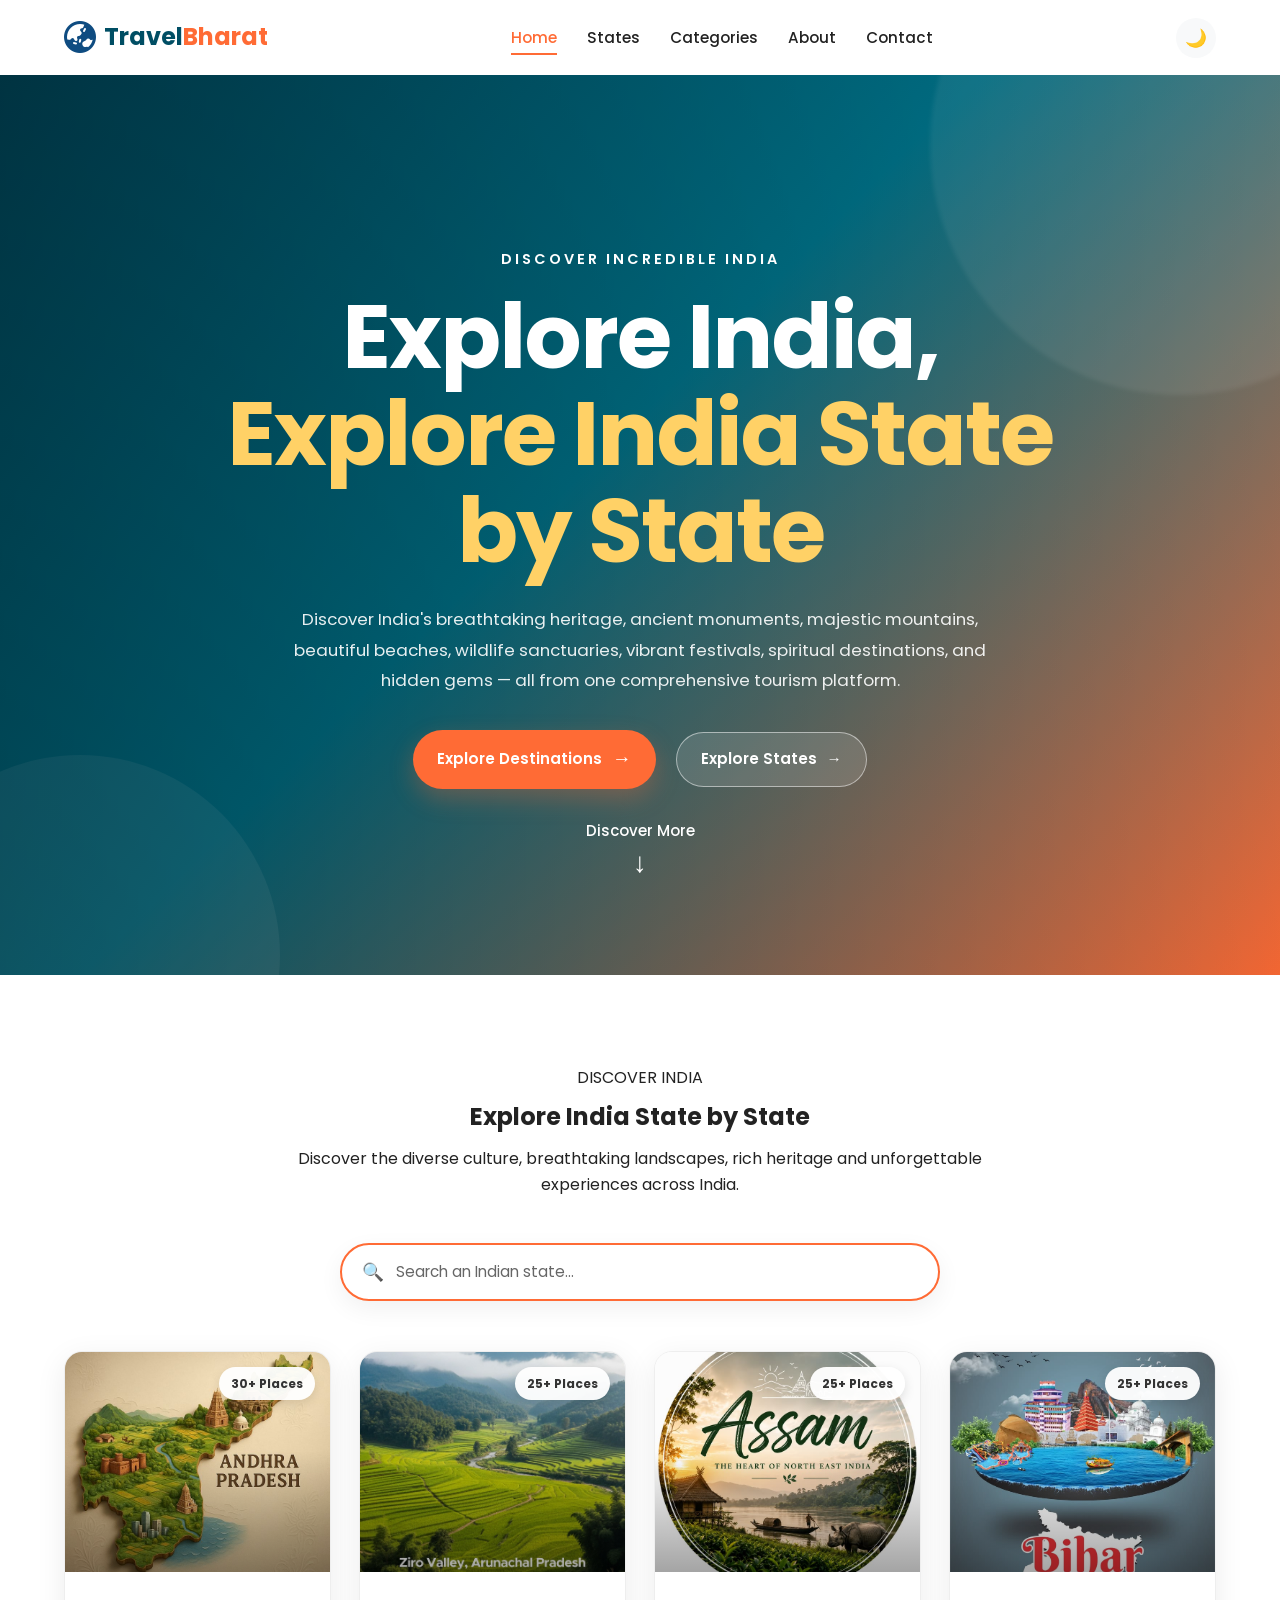
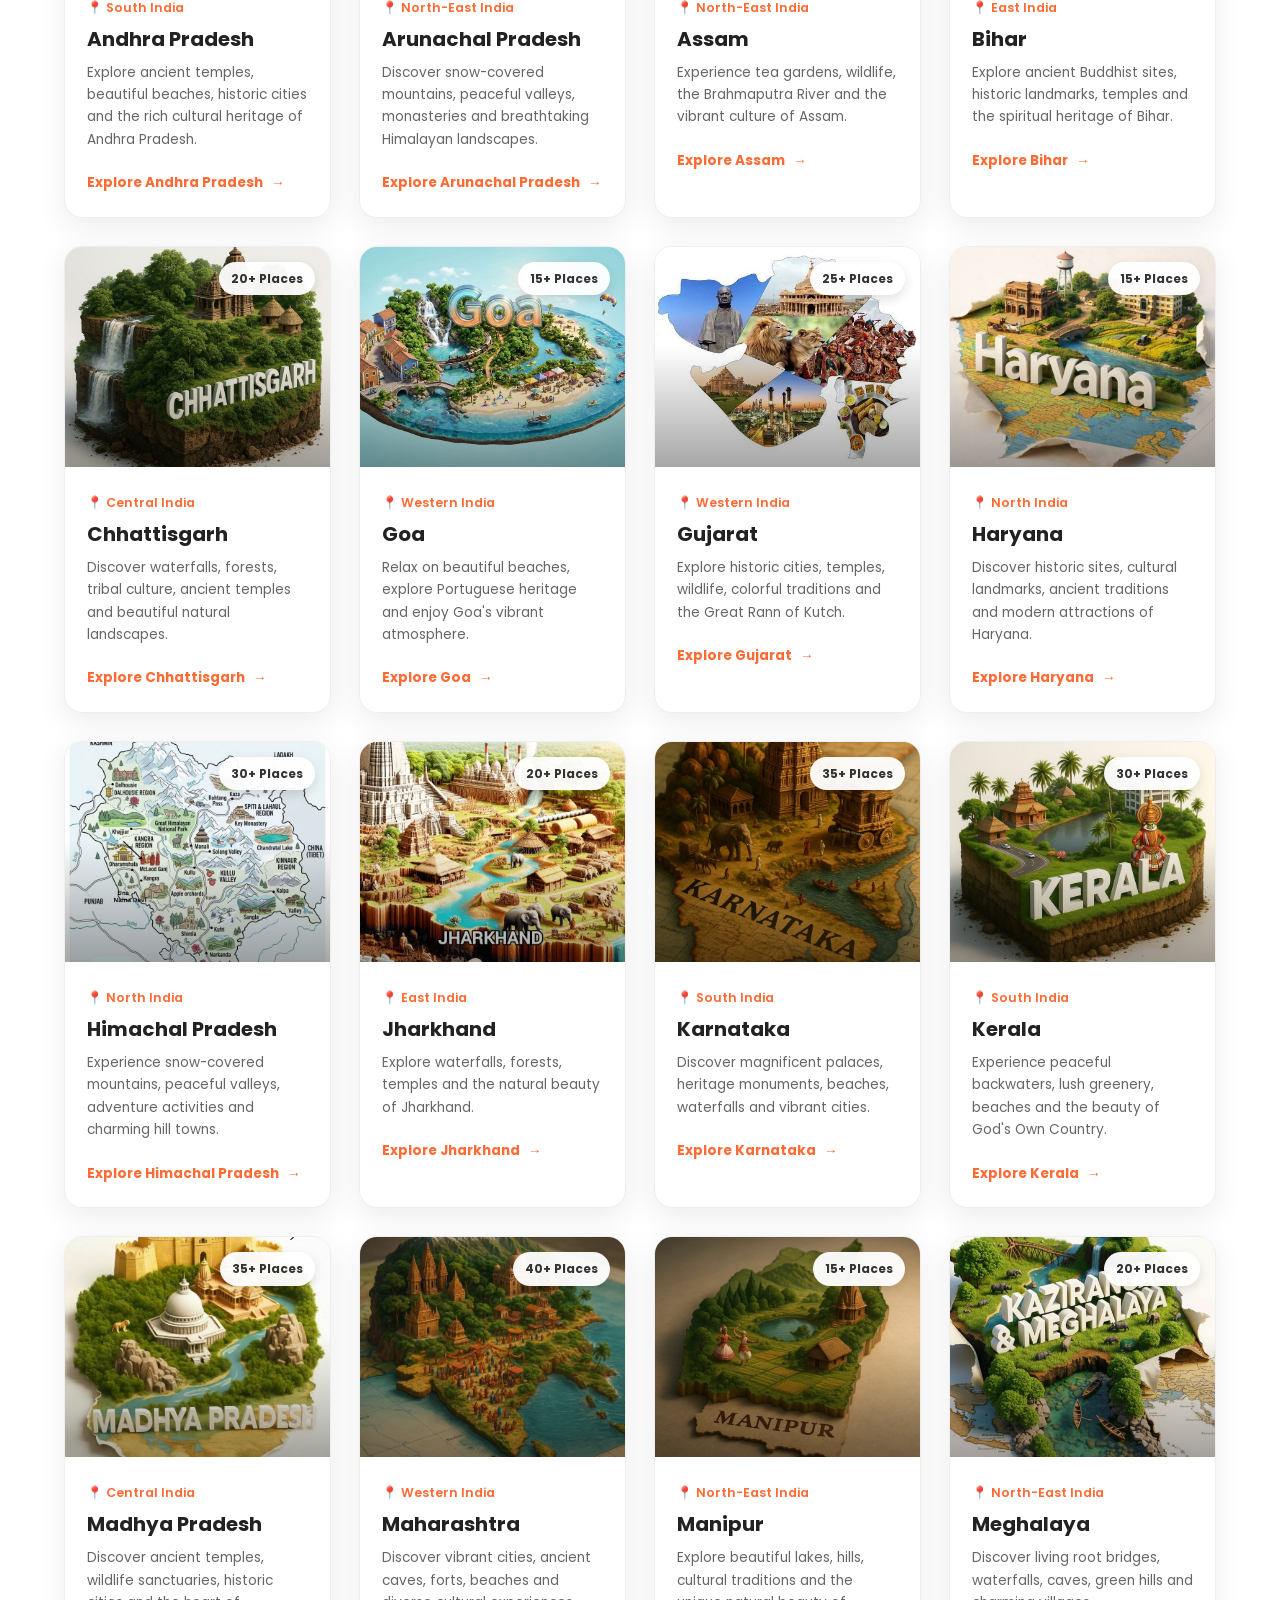
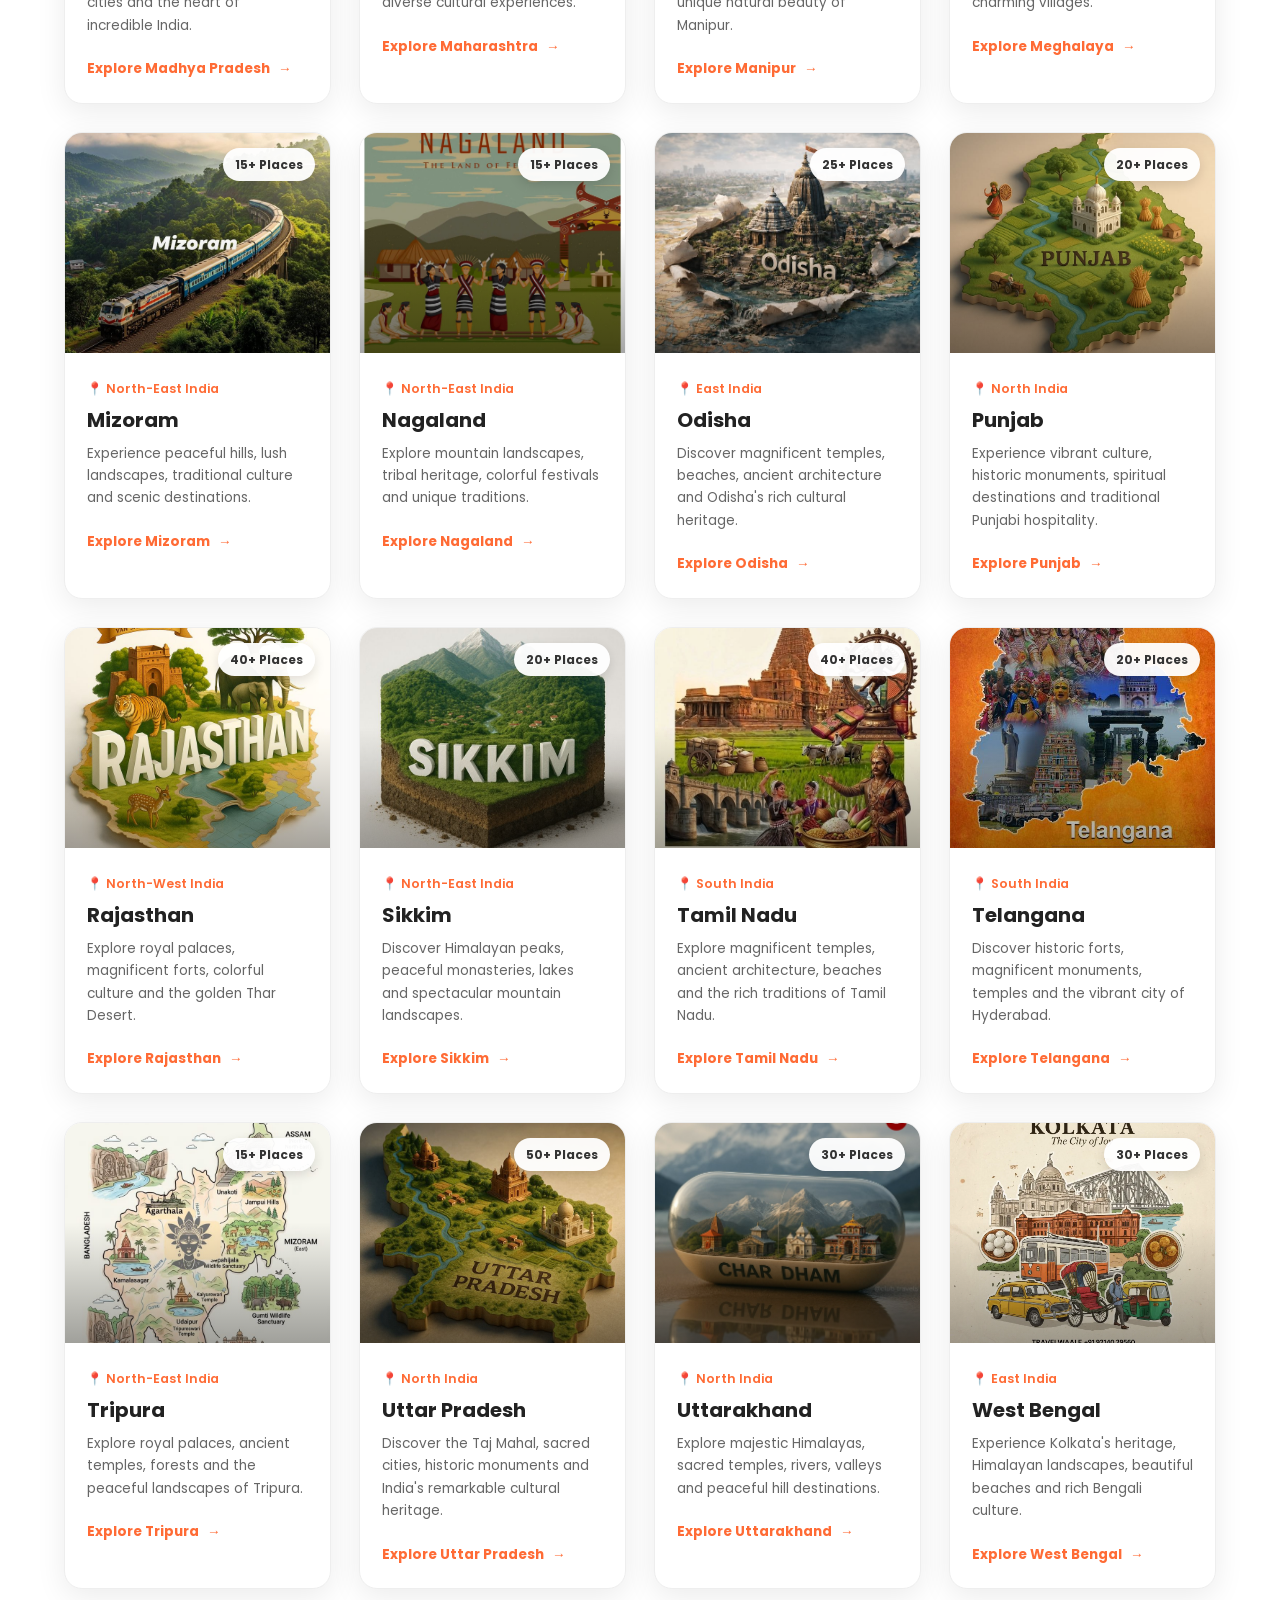
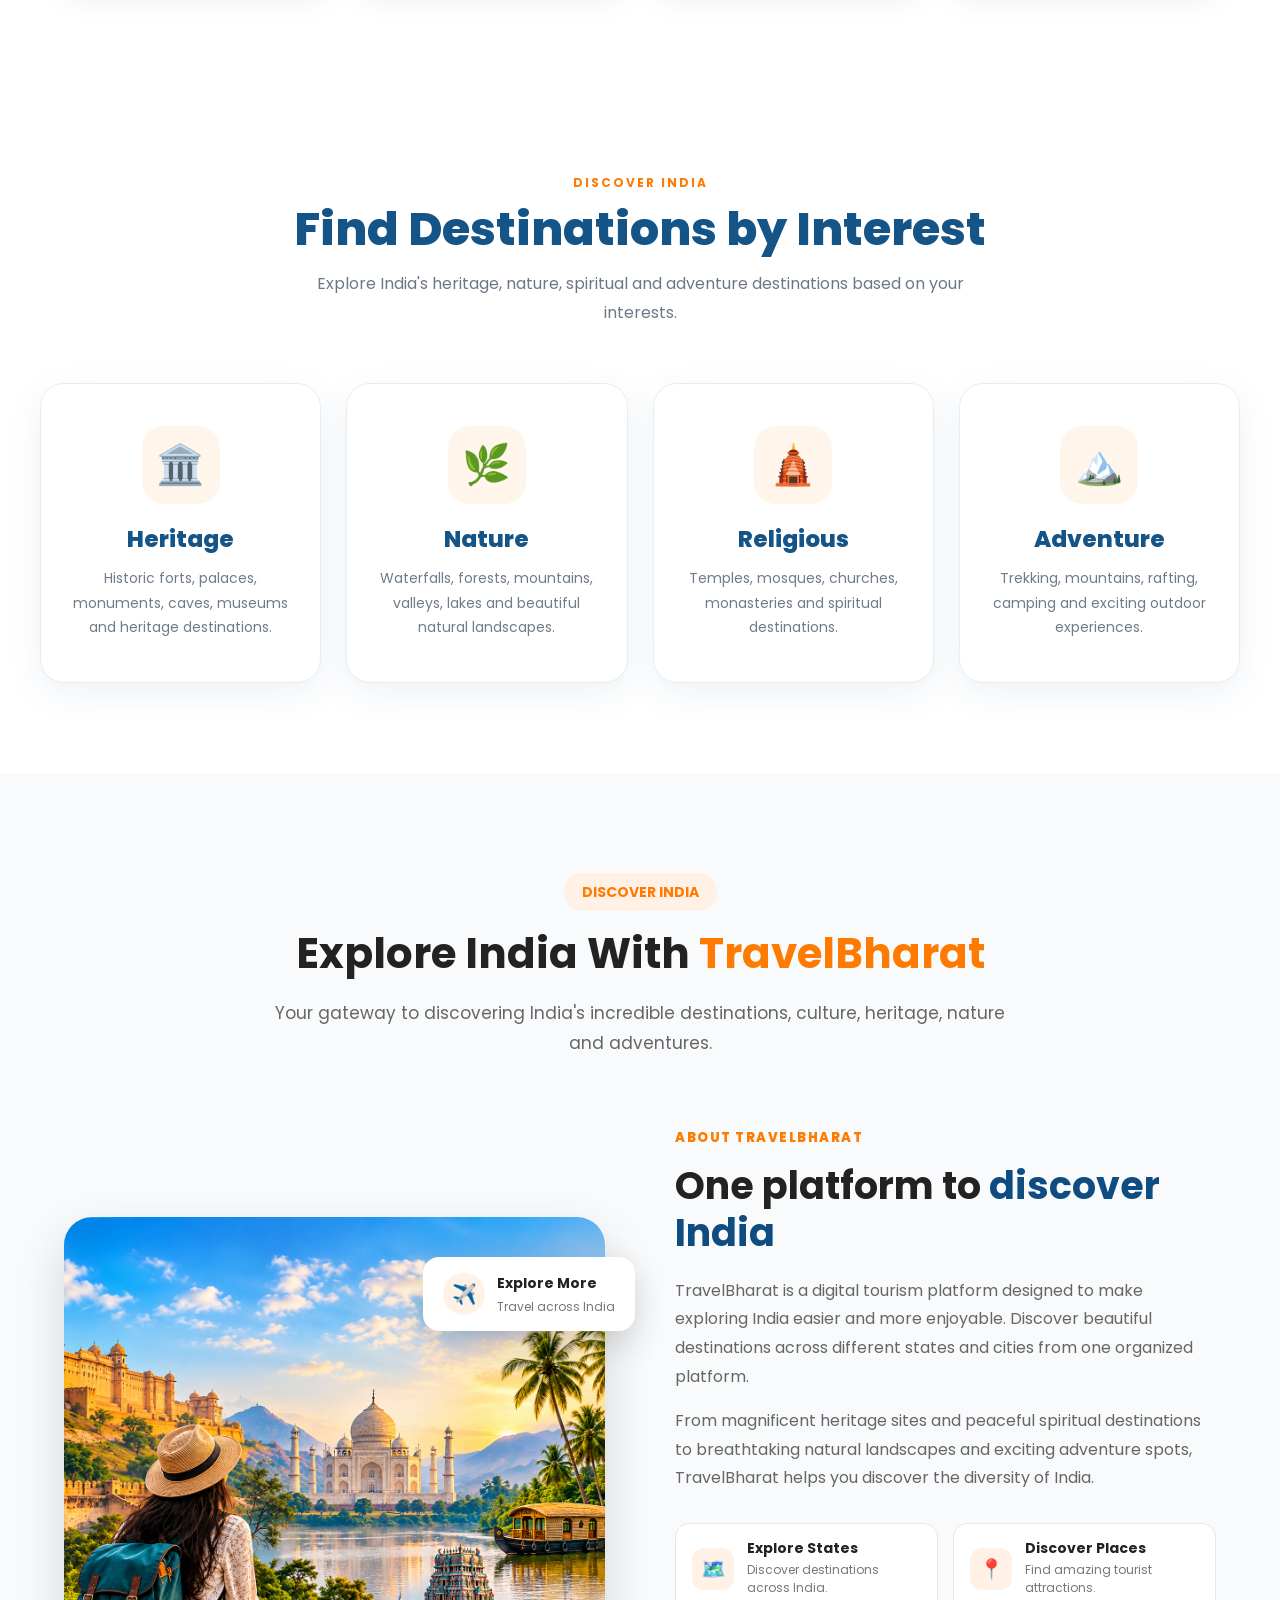
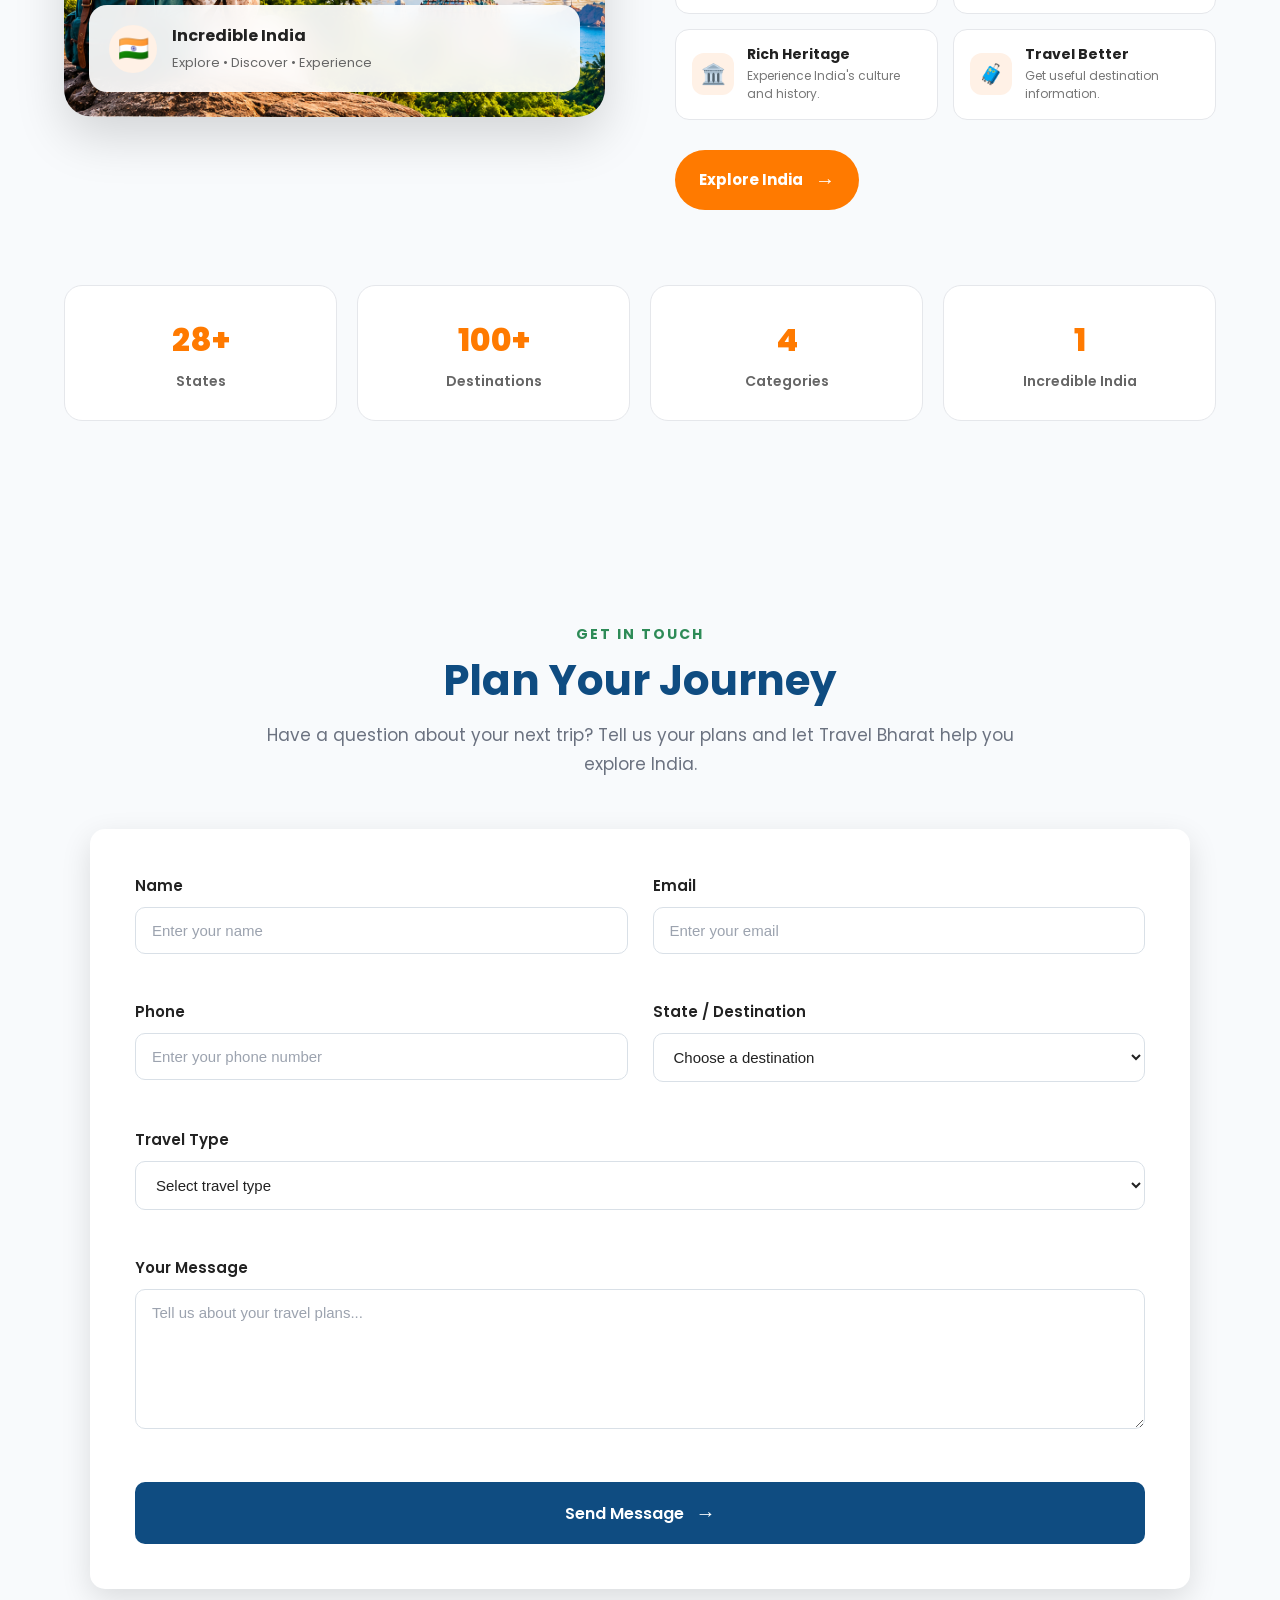
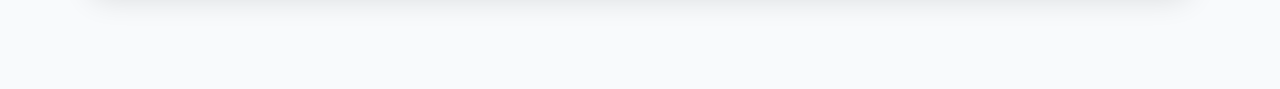
<file: index.html>
<!DOCTYPE html>
<html lang="en">

<head>

    <meta name="viewport"
          content="width=device-width, initial-scale=1.0">

    <meta name="description"
          content="TravelBharat - Explore India's states, cities, tourist destinations, heritage, nature, adventure and religious places.">

    <title>
        TravelBharat | Explore India State by State
    </title>

    <!-- CSS -->
    <link rel="stylesheet" href="css/style.css">
</head>

    <meta charset="UTF-8">
    <meta name="viewport" content="width=device-width, initial-scale=1.0">

    <title>City Details - Travel Bharat</title>

    <link rel="stylesheet" href="css/style.css">


    <style>

        .city-hero-image {
            width: 100%;
            height: 550px;
            display: block;
            object-fit: cover;
            object-position: center;
        }


        @media (max-width: 768px) {

            .city-hero-image {
                height: 350px;
            }

        }

    </style>

</head>

</head>


<body>


    <!-- =========================
         NAVBAR
    ========================= -->

   <header id="header">
    <link rel="stylesheet"
      href="https://cdnjs.cloudflare.com/ajax/libs/font-awesome/6.5.2/css/all.min.css">

    <nav class="navbar container">

        <!-- Logo -->

        <a href="index.html" class="logo">

            <span class="logo-icon">
                <i class="fa-solid fa-earth-asia"></i>
            </span>

            <span class="logo-text">
                Travel<span>Bharat</span>
            </span>

        </a>
            <!-- Desktop Navigation -->
            <ul class="nav-menu" id="navMenu">

                <li class="nav-item">
                    <a href="#home" class="nav-link active">
                        Home
                    </a>
                </li>

                <li class="nav-item">
                    <a href="#states" class="nav-link">
                        States
                    </a>
                </li>

                <li class="nav-item">
                    <a href="#categories" class="nav-link">
                        Categories
                    </a>
                </li>

                <li class="nav-item">
                    <a href="#about" class="nav-link">
                        About
                    </a>
                </li>

                <li class="nav-item">
                    <a href="#contact" class="nav-link">
                        Contact
                    </a>
                </li>

            </ul>


            <!-- Navbar Actions -->
            <div class="nav-actions">

                <!-- Dark Mode -->
                <button
                    class="theme-btn"
                    id="themeBtn"
                    aria-label="Toggle dark mode"
                >
                    <span id="themeIcon">🌙</span>
                </button>


                <!-- Mobile Menu -->
                <button
                    class="menu-btn"
                    id="menuBtn"
                    aria-label="Open navigation menu"
                >

                    <span></span>
                    <span></span>
                    <span></span>

                </button>

            </div>

        </nav>

    </header>



    <!-- =========================
         HERO SECTION
    ========================= -->

    <section class="hero" id="home">

        <!-- Hero Background Overlay -->
        <div class="hero-overlay"></div>


        <div class="hero-content container">

            <!-- Small Heading -->
            <p class="hero-subtitle">
                 DISCOVER INCREDIBLE INDIA
            </p>


            <!-- Main Heading -->
            <h1 class="hero-title">

                Explore India,

                <span>
                     Explore India State by State
                </span>

            </h1>


            <!-- Description -->
            <p class="hero-description">

               Discover India's breathtaking heritage, ancient monuments,
                majestic mountains, beautiful beaches, wildlife sanctuaries,
                vibrant festivals, spiritual destinations, and hidden gems —
                all from one comprehensive tourism platform.
            </p>


           

            <!-- Hero Buttons -->
            <div class="hero-buttons">

                <a
                    href="#explore"
                    class="btn btn-primary"
                >
                    Explore Destinations
                    <span>→</span>
                </a>


                <a
                    href="#states"
                    class="btn btn-secondary"
                >
                    Explore States
                    <span>→</span>
                </a>

            </div>


            <!-- Scroll Indicator -->
            <a
                href="#explore"
                class="scroll-indicator"
            >

                <span>
                    Discover More
                </span>

                <span class="scroll-arrow">
                    ↓
                </span>

            </a>

        </div>

    </section>



    <!-- ==================================
          STATES SECTION 
    ================================== -->

    <section
        class="states-section"
        id="states"
    >

        <div class="container">


            <!-- Section Heading -->
            <div class="section-header">

                <span class="section-tag">
                    DISCOVER INDIA
                </span>


                <h2 class="section-title">

                    Explore India
                    <span>State by State</span>

                </h2>


                <p class="section-description">

                    Discover the diverse culture,
                    breathtaking landscapes, rich heritage
                    and unforgettable experiences across India.

                </p>

            </div>


            <!-- States Search -->
            <div class="states-search">

                <span>🔍</span>


                <input
                    type="text"
                    id="stateSearch"
                    placeholder="Search an Indian state..."
                    autocomplete="off"
                >


                <button
                    id="clearStateSearch"
                    type="button"
                >
                    ×
                </button>

            </div>


            <!-- States Grid -->
            <div
                class="states-grid"
                id="statesGrid"
            >
                <!-- Cards generated by JavaScript -->
            </div>


            <!-- No Results -->
            <div
                class="no-state-result"
                id="noStateResult"
            >

                <div class="no-state-icon">
                    🔍
                </div>


                <h3>
                    No State Found
                </h3>


                <p>
                    Try searching with another state name.
                </p>

            </div>

        </div>

    </section>



    <!-- =========================
         FUTURE SECTIONS
    ========================= -->

    <!-- Explore Section -->
    <section id="explore">
        <!-- We will build this later -->
    </section>


   <!-- =========================================================
     EXPLORE BY INTEREST
========================================================= -->

<section id="categories" class="interest-section">

    <div class="interest-container">

        <!-- SECTION HEADER -->

        <div class="interest-header">

            <span class="section-kicker">
                DISCOVER INDIA
            </span>

            <h2>
                Find Destinations by Interest
            </h2>

            <p>
                Explore India's heritage, nature, spiritual and
                adventure destinations based on your interests.
            </p>

        </div>


        <!-- =================================================
             CATEGORY CARDS
        ================================================== -->

        <div class="interest-grid">


            <!-- HERITAGE -->

            <article
                class="interest-card"
                data-category="heritage"
            >

                <div class="interest-icon">
                    🏛️
                </div>

                <div class="interest-content">

                    <h3>
                        Heritage
                    </h3>

                    <p>
                        Historic forts, palaces, monuments,
                        caves, museums and heritage destinations.
                    </p>

                </div>

            </article>


            <!-- NATURE -->

            <article
                class="interest-card"
                data-category="nature"
            >

                <div class="interest-icon">
                    🌿
                </div>

                <div class="interest-content">

                    <h3>
                        Nature
                    </h3>

                    <p>
                        Waterfalls, forests, mountains, valleys,
                        lakes and beautiful natural landscapes.
                    </p>

                </div>

            </article>


            <!-- RELIGIOUS -->

            <article
                class="interest-card"
                data-category="religious"
            >

                <div class="interest-icon">
                    🛕
                </div>

                <div class="interest-content">

                    <h3>
                        Religious
                    </h3>

                    <p>
                        Temples, mosques, churches, monasteries
                        and spiritual destinations.
                    </p>

                </div>

            </article>


            <!-- ADVENTURE -->

            <article
                class="interest-card"
                data-category="adventure"
            >

                <div class="interest-icon">
                    🏔️
                </div>

                <div class="interest-content">

                    <h3>
                        Adventure
                    </h3>

                    <p>
                        Trekking, mountains, rafting, camping
                        and exciting outdoor experiences.
                    </p>

                </div>

            </article>


        </div>

    </div>

</section>



<!-- =========================================================
     CATEGORY RESULTS
========================================================= -->

<section
    id="categoryExplorer"
    class="category-explorer"
>

    <div class="category-container">


        <!-- RESULT HEADER -->

        <div class="category-result-header">

            <div class="category-result-title">

                <div
                    id="selectedCategoryIcon"
                    class="selected-category-icon"
                >
                    🏛️
                </div>

                <div>

                    <span class="result-kicker">
                        EXPLORE BY INTEREST
                    </span>

                    <h2 id="selectedCategoryTitle">
                        Heritage
                    </h2>

                    <p id="selectedCategoryDescription">
                        Explore amazing destinations across India.
                    </p>

                </div>

            </div>


            <!-- TOTAL COUNT -->

            <div
                id="categoryPlaceCount"
                class="category-place-count"
            >
                0 Places
            </div>

        </div>


        <!-- PLACE CARDS -->

        <div
            id="categoryPlacesGrid"
            class="category-places-grid"
        >
        </div>


    </div>

</section>

    <!-- =========================================================
     ABOUT SECTION
========================================================= -->

<section class="about-section" id="about">

    <div class="about-container">

        <!-- Section Heading -->
        <div class="about-heading">

            <span class="about-badge">
                 DISCOVER INDIA
            </span>

            <h2>
                Explore India With
                <span>TravelBharat</span>
            </h2>

            <p>
                Your gateway to discovering India's incredible
                destinations, culture, heritage, nature and adventures.
            </p>

        </div>


        <!-- Main About Content -->

        <div class="about-main">

            <!-- Left Side -->

            <div class="about-visual">

                <div class="about-image-card">

                    <img
                        src="images/about-india.jpg"
                        alt="Beautiful destination in India"
                    >

                    <div class="about-image-overlay">

                        <div class="about-overlay-icon">
                            🇮🇳
                        </div>

                        <div>
                            <strong>Incredible India</strong>
                            <span>Explore • Discover • Experience</span>
                        </div>

                    </div>

                </div>


                <!-- Floating Card -->

                <div class="about-floating-card">

                    <span class="floating-icon">
                        ✈️
                    </span>

                    <div>
                        <strong>Explore More</strong>
                        <p>Travel across India</p>
                    </div>

                </div>

            </div>


            <!-- Right Side -->

            <div class="about-content">

                <span class="about-small-title">
                    ABOUT TRAVELBHARAT
                </span>

                <h3>
                    One platform to
                    <span>discover India</span>
                </h3>

                <p>
                    TravelBharat is a digital tourism platform designed
                    to make exploring India easier and more enjoyable.
                    Discover beautiful destinations across different
                    states and cities from one organized platform.
                </p>

                <p>
                    From magnificent heritage sites and peaceful
                    spiritual destinations to breathtaking natural
                    landscapes and exciting adventure spots,
                    TravelBharat helps you discover the diversity
                    of India.
                </p>


                <!-- Features -->

                <div class="about-features">

                    <div class="about-feature-card">

                        <div class="feature-icon">
                            🗺️
                        </div>

                        <div>
                            <h4>Explore States</h4>

                            <p>
                                Discover destinations across India.
                            </p>
                        </div>

                    </div>


                    <div class="about-feature-card">

                        <div class="feature-icon">
                            📍
                        </div>

                        <div>
                            <h4>Discover Places</h4>

                            <p>
                                Find amazing tourist attractions.
                            </p>
                        </div>

                    </div>


                    <div class="about-feature-card">

                        <div class="feature-icon">
                            🏛️
                        </div>

                        <div>
                            <h4>Rich Heritage</h4>

                            <p>
                                Experience India's culture and history.
                            </p>

                        </div>

                    </div>


                    <div class="about-feature-card">

                        <div class="feature-icon">
                            🧳
                        </div>

                        <div>
                            <h4>Travel Better</h4>

                            <p>
                                Get useful destination information.
                            </p>

                        </div>

                    </div>

                </div>


                <!-- CTA -->

                <a href="#states" class="about-btn">
                    Explore India
                    <span>→</span>
                </a>

            </div>

        </div>


        <!-- Statistics -->

        <div class="about-stats">

            <div class="about-stat">

                <div class="stat-number">
                    28+
                </div>

                <div class="stat-label">
                    States
                </div>

            </div>


            <div class="about-stat">

                <div class="stat-number">
                    100+
                </div>

                <div class="stat-label">
                    Destinations
                </div>

            </div>


            <div class="about-stat">

                <div class="stat-number">
                    4
                </div>

                <div class="stat-label">
                    Categories
                </div>

            </div>


            <div class="about-stat">

                <div class="stat-number">
                    1
                </div>

                <div class="stat-label">
                    Incredible India
                </div>

            </div>

        </div>

    </div>

</section>

    
   <!-- Contact Section -->
<section id="contact" class="contact-section">

    <div class="contact-container">

        <!-- Section Heading -->
        <div class="contact-heading">
            <span class="section-tag">GET IN TOUCH</span>
            <h2>Plan Your Journey</h2>
            <p>
                Have a question about your next trip?
                Tell us your plans and let Travel Bharat help you explore India.
            </p>
        </div>

        <!-- Contact Form -->
        <div class="contact-form-wrapper">

            <form id="contactForm">

                <!-- Name + Email -->
                <div class="contact-form-row">

                    <div class="form-group">
                        <label for="contactName">Name</label>

                        <input
                            type="text"
                            id="contactName"
                            name="name"
                            placeholder="Enter your name"
                            required
                        >

                        <small class="form-error" id="nameError"></small>
                    </div>


                    <div class="form-group">
                        <label for="contactEmail">Email</label>

                        <input
                            type="email"
                            id="contactEmail"
                            name="email"
                            placeholder="Enter your email"
                            required
                        >

                        <small class="form-error" id="emailError"></small>
                    </div>

                </div>


                <!-- Phone + State -->
                <div class="contact-form-row">

                    <div class="form-group">
                        <label for="contactPhone">Phone</label>

                        <input
                            type="tel"
                            id="contactPhone"
                            name="phone"
                            placeholder="Enter your phone number"
                            required
                        >

                        <small class="form-error" id="phoneError"></small>
                    </div>


                    <div class="form-group">
                        <label for="destination">State / Destination</label>

                        <select
                            id="destination"
                            name="destination"
                            required
                        >
                            <option value="">Choose a destination</option>

                            <option>Andhra Pradesh</option>
                            <option>Assam</option>
                            <option>Bihar</option>
                            <option>Chhattisgarh</option>
                            <option>Delhi</option>
                            <option>Goa</option>
                            <option>Gujarat</option>
                            <option>Himachal Pradesh</option>
                            <option>Jammu & Kashmir</option>
                            <option>Jharkhand</option>
                            <option>Karnataka</option>
                            <option>Kerala</option>
                            <option>Madhya Pradesh</option>
                            <option>Maharashtra</option>
                            <option>Odisha</option>
                            <option>Punjab</option>
                            <option>Rajasthan</option>
                            <option>Sikkim</option>
                            <option>Tamil Nadu</option>
                            <option>Telangana</option>
                            <option>Uttar Pradesh</option>
                            <option>Uttarakhand</option>
                            <option>West Bengal</option>
                        </select>

                        <small class="form-error" id="destinationError"></small>
                    </div>

                </div>


                <!-- Travel Type -->
                <div class="form-group">
                    <label for="travelType">Travel Type</label>

                    <select
                        id="travelType"
                        name="travelType"
                        required
                    >
                        <option value="">Select travel type</option>

                        <option>Family Trip</option>
                        <option>Solo Travel</option>
                        <option>Couple Trip</option>
                        <option>Adventure</option>
                        <option>Spiritual Journey</option>
                        <option>Nature & Wildlife</option>
                        <option>Heritage & Culture</option>
                    </select>

                    <small class="form-error" id="travelTypeError"></small>
                </div>


                <!-- Message -->
                <div class="form-group">
                    <label for="contactMessage">Your Message</label>

                    <textarea
                        id="contactMessage"
                        name="message"
                        rows="6"
                        placeholder="Tell us about your travel plans..."
                        required
                    ></textarea>

                    <small class="form-error" id="messageError"></small>
                </div>


                <!-- Submit Button -->
                <button
                    type="submit"
                    class="contact-submit-btn"
                    id="contactSubmit"
                >
                    <span>Send Message</span>
                    <span class="submit-arrow">→</span>
                </button>


                <!-- Success Message -->
                <div
                    id="contactSuccess"
                    class="contact-success"
                >
                    ✓ Message sent successfully! Thank you for contacting Travel Bharat.
                </div>

            </form>

        </div>

    </div>

</section>
<!-- Back To Top Button -->
<button id="backToTop" class="back-to-top" aria-label="Back to top">
    ↑
</button>


    <!-- =========================
         JavaScript
    ========================= -->

    <script src="js/script.js"></script>



</body>

</html>
</file>
<file: css/style.css>
/* ========================================
   TravelBharat - Global Styles
======================================== */

/* Google Font */
@import url('https://fonts.googleapis.com/css2?family=Poppins:wght@300;400;500;600;700&display=swap');


/* ========================================
   CSS VARIABLES
======================================== */
:root {
    --primary-color: #ff6b35;
    --secondary-color: #004e64;
    --accent-color: #f7c59f;
    --text-color: #222;
    --light-text: #666;
    --white: #ffffff;
    --light-bg: #f8f9fa;
    --border-color: #e5e5e5;
    --shadow: 0 10px 30px rgba(0, 0, 0, 0.08);
    --transition: all 0.3s ease;
}

/* ========================================
   RESET
======================================== */
* {
    margin: 0;
    padding: 0;
    box-sizing: border-box;
}

/* ========================================
   HTML
======================================== */
html {
    scroll-behavior: smooth;
}

/* ========================================
   BODY
======================================== */
body {
    font-family: 'Poppins', sans-serif;
    color: var(--text-color);
    background-color: var(--white);

    line-height: 1.6;
}

/* ========================================
   IMAGES
======================================== */
img {
    max-width: 100%;
    display: block;
}

/* ========================================
   LINKS
======================================== */
a {
    text-decoration: none;
    color: inherit;
}
/* ========================================
   BUTTON
======================================== */
button {
    font-family: inherit;
    cursor: pointer;
}

/* ========================================
   CONTAINER
======================================== */
.container {
    width: 90%;
    max-width: 1200px;
    margin: auto;
}

/* ========================================
   BASIC HEADING
======================================== */

h1,
h2,
h3,
h4,
h5,
h6 {
    line-height: 1.2;
}

/* ========================================
   NAVBAR
======================================== */

.header {
    position: fixed;
    top: 0;
    left: 0;
    width: 100%;
    z-index: 1000;
    background: rgba(255, 255, 255, 0.96);
    border-bottom: 1px solid rgba(0, 0, 0, 0.05);
    transition: var(--transition);
}

.header.scrolled {
    background: rgba(255, 255, 255, 0.92);
    box-shadow: 0 8px 25px rgba(0, 0, 0, 0.08);
    backdrop-filter: blur(12px);
}

/* ========================================
   NAVBAR CONTAINER
======================================== */
.navbar {
    height: 75px;
    display: flex;
    align-items: center;
    justify-content: space-between;
}

/* ========================================
   LOGO
======================================== */
.logo {
    display: flex;
    align-items: center;
    gap: 8px;
    font-size: 1.5rem;
    font-weight: 700;
    white-space: nowrap;
}

.logo-icon {
    font-size: 1.7rem;
}

.logo-text {
    color: var(--secondary-color);
}

.logo-text span {
    color: var(--primary-color);
}

/* ========================================
   NAVIGATION MENU
======================================== */
.nav-menu {
    display: flex;
    align-items: center;

    gap: 30px;

    list-style: none;
}

.nav-link {
    position: relative;

    font-size: 0.95rem;
    font-weight: 500;

    color: var(--text-color);

    transition: var(--transition);
}

.nav-link:hover,
.nav-link.active {
    color: var(--primary-color);
}

.nav-link::after {
    content: "";
    position: absolute;
    left: 0;
    bottom: -7px;
    width: 0;
    height: 2px;
    background: var(--primary-color);
    transition: var(--transition);
}

.nav-link:hover::after,
.nav-link.active::after {
    width: 100%;
}


/* ========================================
   NAV ACTIONS
======================================== */
.nav-actions {
    display: flex;
    align-items: center;
    gap: 12px;
}


/* ========================================
   THEME BUTTON
======================================== */
.theme-btn {
    width: 40px;
    height: 40px;
    border: none;
    border-radius: 50%;
    background: var(--light-bg);
    display: flex;
    align-items: center;
    justify-content: center;
    font-size: 1.1rem;
    transition: var(--transition);
}

.theme-btn:hover {
    background: var(--accent-color);
    transform: rotate(15deg);
}

/* ========================================
   MOBILE MENU BUTTON
======================================== */

.menu-btn {
    display: none;
    width: 42px;
    height: 42px;
    border: none;
    background: var(--light-bg);
    border-radius: 8px;
    flex-direction: column;
    justify-content: center;
    align-items: center;
    gap: 5px;
}

.menu-btn span {
    width: 22px;
    height: 2px;
    background: var(--text-color);
    border-radius: 10px;
    transition: var(--transition);
}

/* ========================================
   MOBILE NAVBAR
======================================== */
@media (max-width: 900px) {
    .nav-menu {
        position: absolute;
        top: 75px;
        left: 0;
        width: 100%;
        background: var(--white);
        flex-direction: column;
        align-items: flex-start;
        gap: 0;
        padding: 15px 5%;
        box-shadow: 0 10px 25px rgba(0, 0, 0, 0.08);
        transform: translateY(-150%);
        opacity: 0;
        pointer-events: none;
        transition: var(--transition);
    }

    .nav-menu.active {
        transform: translateY(0);
        opacity: 1;
        pointer-events: auto;
    }

    .nav-item {
        width: 100%;
    }

    .nav-link {
        display: block;
        width: 100%;
        padding: 14px 0;
    }

    .nav-link::after {
        bottom: 5px;
    }
    .menu-btn {
        display: flex;
    }

}
/* ========================================
   SMALL MOBILE
======================================== */

@media (max-width: 480px) {
    .navbar {
        height: 68px;
    }

    .logo {
        font-size: 1.25rem;
    }

    .logo-icon {
        font-size: 1.4rem;
    }

    .theme-btn {
        width: 38px;
        height: 38px;
    }

    .menu-btn {
        width: 38px;
        height: 38px;
    }

    .nav-menu {
        top: 68px;
    }

}
/* ========================================
   DARK MODE
======================================== */
body.dark-mode {
    --text-color: #f1f1f1;
    --light-text: #b8b8b8;

    --white: #121212;
    --light-bg: #1e1e1e;
    --border-color: #333;

    background-color: #121212;
    color: var(--text-color);
}

body.dark-mode .header {
    background: rgba(18, 18, 18, 0.96);
    border-bottom: 1px solid rgba(255, 255, 255, 0.08);
}

body.dark-mode .header.scrolled {
    background: rgba(18, 18, 18, 0.90);
    box-shadow: 0 8px 25px rgba(0, 0, 0, 0.35);
    backdrop-filter: blur(12px);
}

body.dark-mode .nav-link {
    color: #f1f1f1;
}


body.dark-mode .nav-link:hover,
body.dark-mode .nav-link.active {
    color: var(--primary-color);
}

body.dark-mode .nav-menu {
    background: #121212;
    box-shadow: 0 10px 25px rgba(0, 0, 0, 0.35);
}
body.dark-mode .theme-btn,
body.dark-mode .menu-btn {
    background: #1e1e1e;
}
body.dark-mode .menu-btn span {
    background: #f1f1f1;
}
/* ========================================
   EXPLORE CITY - DARK MODE
======================================== */
/* Main City Page */
body.dark-mode .city-page {
    background: var(--white);
    color: var(--text-color);
}
/* Back Button */
body.dark-mode .city-back {
    color: var(--primary-color);
}

/* Main City Hero Card */
body.dark-mode .city-hero-card {
    background: var(--light-bg);
    box-shadow: 0 10px 30px rgba(0, 0, 0, 0.35);
}
/* City Title */
body.dark-mode .city-content h1 {
    color: var(--text-color);
}
/* City Introduction */
body.dark-mode .city-intro {
    color: var(--light-text);
}
/* State Badge */
body.dark-mode .city-state {
    background: rgba(255, 122, 0, 0.15);
    color: #ff9a52;
}
/* Info Boxes */
body.dark-mode .city-info-box {
    background: var(--light-bg);
}

body.dark-mode .city-info-box h3 {
    color: var(--primary-color);
}

body.dark-mode .city-info-box p {
    color: var(--light-text);
}

/* Section Headings */
body.dark-mode .city-section h2 {
    color: var(--text-color);
}

/* Section Paragraph */
body.dark-mode .city-section p {
    color: var(--light-text);
}

/* Attraction Cards */
body.dark-mode .attraction-card {
    background: var(--light-bg);
    border-color: var(--border-color);
}

body.dark-mode .attraction-card h3 {
    color: var(--text-color);
}

body.dark-mode .attraction-card p {
    color: var(--light-text);
}

/* Attraction Card Hover */
body.dark-mode .attraction-card:hover {
    box-shadow: 0 10px 25px rgba(0, 0, 0, 0.35);
}

/* ========================================
   MOBILE MENU ANIMATION
======================================== */
.menu-btn.active span:nth-child(1) {
    transform: translateY(7px) rotate(45deg);
}

.menu-btn.active span:nth-child(2) {
    opacity: 0;
}

.menu-btn.active span:nth-child(3) {
    transform: translateY(-7px) rotate(-45deg);
}

/* ========================================
   PREVENT BODY SCROLL
======================================== */
body.menu-open {
    overflow: hidden;
}
/* ========================================
   HERO SECTION
======================================== */

.hero {
    position: relative;
    min-height: 100vh;
    width: 100%;
    display: flex;
    align-items: center;
    justify-content: center;
    overflow: hidden;


    background:
        linear-gradient(
            135deg,
            #004e64 0%,
            #007991 45%,
            #ff6b35 100%
        );
    color: #ffffff;
}
/* ========================================
   HERO DECORATIVE BACKGROUND
======================================== */

.hero::before {
    content: "";
    position: absolute;
    width: 500px;
    height: 500px;
    top: -180px;
    right: -150px;
    border-radius: 50%;
    background: rgba(255, 255, 255, 0.08);
    filter: blur(2px);
}


.hero::after {
    content: "";
    position: absolute;
    width: 400px;
    height: 400px;
    bottom: -180px;
    left: -120px;
    border-radius: 50%;
    background: rgba(255, 255, 255, 0.08);
}

/* ========================================
   HERO OVERLAY
======================================== */
.hero-overlay {
    position: absolute;
    inset: 0;
    background:
        linear-gradient(
            90deg,
            rgba(0, 0, 0, 0.35),
            rgba(0, 0, 0, 0.05)
        );
    z-index: 1;
}

/* ========================================
   HERO CONTENT
======================================== */

.hero-content {
    position: relative;
    z-index: 2;
    min-height: 100vh;
    display: flex;
    flex-direction: column;
    align-items: center;
    justify-content: center;
    text-align: center;
    padding-top: 75px;
}

/* ========================================
   HERO SUBTITLE
======================================== */
.hero-subtitle {
    margin-bottom: 18px;
    font-size: 0.9rem;
    font-weight: 600;
    letter-spacing: 3px;
    text-transform: uppercase;
    opacity: 0.95;
    animation: heroFadeDown 0.8s ease forwards;
}

/* ========================================
   HERO TITLE
======================================== */
.hero-title {
    max-width: 900px;
    margin-bottom: 25px;
    font-size: clamp(
        3rem,
        7vw,
        5.8rem
    );
    font-weight: 700;
    line-height: 1.08;
    letter-spacing: -2px;
    animation: heroFadeUp 0.9s ease forwards;
}

.hero-title span {
    display: block;
    color: #ffd166;
}

/* ========================================
   HERO DESCRIPTION
======================================== */
.hero-description {
    max-width: 700px;
    margin-bottom: 35px;
    font-size: 1.05rem;
    line-height: 1.8;
    color: rgba(255, 255, 255, 0.9);
    animation: heroFadeUp 1s ease forwards;
}

/* ========================================
   HERO BUTTONS
======================================== */
.hero-buttons {
    display: flex;
    align-items: center;
    justify-content: center;
    gap: 15px;
    animation: heroFadeUp 1.1s ease forwards;
}

/* ========================================
   BUTTON COMMON
======================================== */

.btn {
    min-width: 190px;
    padding: 14px 24px;
    border-radius: 50px;
    display: inline-flex;
    align-items: center;
    justify-content: center;
    gap: 10px;
    font-size: 0.95rem;
    font-weight: 600;
    transition: var(--transition);
}

/* ========================================
   PRIMARY BUTTON
======================================== */
.btn-primary {
    background: var(--primary-color);
    color: #ffffff;
    box-shadow:
        0 10px 25px rgba(255, 107, 53, 0.3);
}


.btn-primary:hover {
    transform: translateY(-4px);
    box-shadow:
        0 15px 30px rgba(255, 107, 53, 0.4);
}


.btn-primary span {
    font-size: 1.2rem;
    transition: var(--transition);
}


.btn-primary:hover span {
    transform: translateX(5px);
}


/* ========================================
   SECONDARY BUTTON
======================================== */

.btn-secondary {

    background: rgba(255, 255, 255, 0.12);
    color: #ffffff;
    border: 1px solid rgba(255, 255, 255, 0.5);
    backdrop-filter: blur(10px);
}


.btn-secondary:hover {
    background: #ffffff;
    color: var(--secondary-color);
    transform: translateY(-4px);
}

/* =========================================
   HERO BUTTONS
========================================= */

.hero-buttons {
    display: flex;
    justify-content: center;
    align-items: center;
    gap: 20px;
}
/* =========================================
   DISCOVER MORE - BUTTONS KE EXACT NICHE
========================================= */

.scroll-indicator {
    position: static !important;
    display: flex !important;
    flex-direction: column !important;
    align-items: center !important;
    justify-content: center !important;
    width: 100% !important;
    height: auto !important;
    margin-top: 30px !important;
    margin-bottom: 0 !important;
    transform: none !important;
    color: #ffffff !important;
    text-decoration: none !important;
    text-align: center !important;
}


/* Discover More text */
.scroll-indicator > span:first-child {
    display: block !important;
    margin: 0 0 6px 0 !important;
    text-align: center !important;
    font-size: 15px;
    font-weight: 500;
}

/* Arrow */
.scroll-indicator .scroll-arrow {
    display: block !important;
    width: auto !important;
    height: auto !important;
    margin: 0 !important;
    font-size: 28px;
    line-height: 1;
    text-align: center !important;
    transform: none !important;
}
/* =========================================
   MOBILE
========================================= */

@media (max-width: 768px) {
    .hero-buttons {
        flex-direction: column;
        gap: 12px;
    }
    .scroll-indicator {
        margin-top: 25px !important;
    }
}

/* ========================================
   HERO ANIMATIONS
======================================== */

@keyframes heroFadeUp {
    from {
        opacity: 0;
        transform: translateY(30px);
    }
    to {
        opacity: 1;
        transform: translateY(0);
    }
}

@keyframes heroFadeDown {

    from {
        opacity: 0;
        transform: translateY(-20px);
    }

    to {
        opacity: 1;
        transform: translateY(0);
    }
}

@keyframes scrollBounce {
    0%,
    100% {
        transform: translateX(-50%)
                   translateY(0);
    }

    50% {
        transform: translateX(-50%)
                   translateY(8px);
    }
}

/* ========================================
   TABLET
======================================== */
@media (max-width: 900px) {
    .hero-title {
        font-size: clamp(
            2.8rem,
            8vw,
            4.5rem
        );
    }


    .hero-description {
        max-width: 600px;
        font-size: 1rem;
    }

}
/* ========================================
   MOBILE
======================================== */

@media (max-width: 600px) {
    .hero-content {
        padding-left: 20px;
        padding-right: 20px;
        padding-top: 68px;
    }


    .hero-subtitle {
        font-size: 0.72rem;
        letter-spacing: 2px;
        margin-bottom: 15px;
    }


    .hero-title {
        font-size: clamp(
            2.3rem,
            11vw,
            3.4rem
        );

        letter-spacing: -1px;
        margin-bottom: 20px;

    }


    .hero-description {
        font-size: 0.9rem;
        line-height: 1.7;
        margin-bottom: 28px;
    }
    .hero-buttons {
        width: 100%;
        flex-direction: column;
        gap: 12px;
    }


    .btn {
        width: 100%;
        max-width: 300px;
        padding: 13px 20px;
    }


    .scroll-indicator {
        bottom: 18px;
        font-size: 0.65rem;
    }
}
/* ========================================
   HERO SEARCH
======================================== */

.hero-search {
    position: relative;

    width: min(700px, 90%);

    height: 64px;

    display: flex;
    align-items: center;

    margin-bottom: 12px;

    background: rgba(255, 255, 255, 0.97);

    border: 1px solid rgba(255, 255, 255, 0.5);

    border-radius: 50px;

    box-shadow:
        0 15px 40px rgba(0, 0, 0, 0.18);

    overflow: hidden;

    animation: heroFadeUp 1s ease forwards;
}


/* ========================================
   SEARCH ICON
======================================== */

.search-icon {
    width: 60px;

    display: flex;
    align-items: center;
    justify-content: center;

    font-size: 1.25rem;

    color: #555;
}


/* ========================================
   SEARCH INPUT
======================================== */

.hero-search input {
    flex: 1;

    height: 100%;

    border: none;

    outline: none;

    background: transparent;

    color: #222;

    font-family: inherit;

    font-size: 0.95rem;

    padding: 0 10px;
}


.hero-search input::placeholder {
    color: #777;
}


/* ========================================
   SEARCH BUTTON
======================================== */

.search-btn {
    height: 48px;

    margin-right: 8px;

    padding: 0 25px;

    border: none;

    border-radius: 30px;

    background: var(--primary-color);

    color: #ffffff;

    font-family: inherit;

    font-size: 0.9rem;

    font-weight: 600;

    transition: var(--transition);
}


.search-btn:hover {
    transform: translateY(-2px);

    background: #e85b29;

    box-shadow:
        0 8px 20px rgba(255, 107, 53, 0.3);
}


/* ========================================
   CLEAR BUTTON
======================================== */

.clear-search {
    display: none;

    width: 35px;
    height: 35px;

    margin-right: 8px;

    border: none;

    border-radius: 50%;

    background: #eeeeee;

    color: #555;

    font-size: 1.3rem;

    line-height: 1;

    transition: var(--transition);
}


.clear-search:hover {
    background: #dddddd;

    transform: rotate(90deg);
}


/* ========================================
   SEARCH MESSAGE
======================================== */

.search-message {

    min-height: 24px;

    margin-bottom: 15px;

    font-size: 0.85rem;

    color: rgba(255, 255, 255, 0.9);

    text-align: center;
}


/* ========================================
   SEARCH FOCUS
======================================== */

.hero-search:focus-within {

    box-shadow:
        0 0 0 4px rgba(255, 255, 255, 0.18),
        0 15px 40px rgba(0, 0, 0, 0.2);

}


/* ========================================
   MOBILE SEARCH
======================================== */

@media (max-width: 600px) {

    .hero-search {

        width: 100%;

        height: 56px;

        border-radius: 30px;

    }


    .search-icon {

        width: 45px;

        font-size: 1rem;

    }


    .hero-search input {

        min-width: 0;

        font-size: 0.82rem;

        padding: 0 5px;

    }


    .hero-search input::placeholder {

        font-size: 0.78rem;

    }


    .search-btn {

        height: 42px;

        margin-right: 7px;

        padding: 0 16px;

        font-size: 0.8rem;

    }


    .clear-search {

        width: 30px;

        height: 30px;

        margin-right: 5px;

        font-size: 1.1rem;

    }


    .search-message {

        font-size: 0.75rem;

        margin-bottom: 10px;

    }

}
/* ========================================
   STATES SEARCH
======================================== */

.states-search {

    width: min(600px, 100%);

    height: 58px;

    margin: 0 auto 45px;

    display: flex;

    align-items: center;

    background: var(--white);

    border: 1px solid var(--border-color);

    border-radius: 50px;

    padding: 0 8px 0 20px;

    box-shadow:
        0 8px 25px rgba(0, 0, 0, 0.06);

    transition: var(--transition);

}


.states-search:focus-within {

    border-color: var(--primary-color);

    box-shadow:
        0 0 0 4px rgba(255, 107, 53, 0.10);

}


.states-search > span {

    margin-right: 12px;

    font-size: 1.1rem;

}


.states-search input {

    flex: 1;

    height: 100%;

    border: none;

    outline: none;

    background: transparent;

    color: var(--text-color);

    font-family: inherit;

    font-size: 0.9rem;

}


.states-search input::placeholder {

    color: var(--light-text);

}


.states-search button {

    width: 38px;

    height: 38px;

    display: none;

    align-items: center;

    justify-content: center;

    border: none;

    border-radius: 50%;

    background: var(--light-bg);

    color: var(--text-color);

    font-size: 1.3rem;

    cursor: pointer;

    transition: var(--transition);

}


.states-search button:hover {

    transform: rotate(90deg);

    background: var(--primary-color);

    color: #ffffff;

}


/* ========================================
   DYNAMIC STATE CARD
======================================== */

.state-card {

    animation: stateCardAppear 0.5s ease both;

}


@keyframes stateCardAppear {

    from {

        opacity: 0;

        transform: translateY(20px);

    }

    to {

        opacity: 1;

        transform: translateY(0);

    }

}


/* ========================================
   STATE CARD IMAGE
======================================== */

.state-image {

    position: relative;

}


.state-image::after {

    content: "";

    position: absolute;

    inset: 0;

    background:
        linear-gradient(
            to top,
            rgba(0, 0, 0, 0.25),
            transparent 55%
        );

    pointer-events: none;

}


/* ========================================
   NO RESULT
======================================== */

.no-state-result {

    display: none;

    padding: 50px 20px;

    text-align: center;

}


.no-state-icon {

    margin-bottom: 15px;

    font-size: 3rem;

}


.no-state-result h3 {

    margin-bottom: 8px;

    color: var(--text-color);

}


.no-state-result p {

    color: var(--light-text);

    font-size: 0.9rem;

}


/* ========================================
   DARK MODE STATES SEARCH
======================================== */

body.dark-mode .states-search {

    background: #1e1e1e;

    border-color: #333;

}


body.dark-mode .states-search input {

    color: #ffffff;

}


body.dark-mode .states-search button {

    background: #292929;

    color: #ffffff;

}


/* ========================================
   MOBILE STATES SEARCH
======================================== */

@media (max-width: 600px) {

    .states-search {

        height: 52px;

        margin-bottom: 30px;

        padding-left: 16px;

    }


    .states-search input {

        font-size: 0.82rem;

    }


    .states-search > span {

        font-size: 1rem;

    }

}

/* ==========================================
   TRAVELBHARAT - STATES SECTION
========================================== */

.states-section {
    width: 100%;
    padding: 90px 0;
    background: var(--white);
    overflow: hidden;
}


/* ==========================================
   STATES CONTAINER
========================================== */

.states-section .container {
    width: 90%;
    max-width: 1200px;
    margin: 0 auto;
}


/* ==========================================
   SECTION HEADER
========================================== */

.states-section .section-header {
    width: 100%;
    max-width: 800px;
    margin: 0 auto 45px;
    text-align: center;
}


.states-section .section-tag {
    display: inline-block;
    margin-bottom: 12px;
}


.states-section .section-title {
    margin-bottom: 15px;
}


.states-section .section-description {
    max-width: 750px;
    margin: 0 auto;
}


/* ==========================================
   STATES SEARCH
========================================== */

.states-search {
    width: min(600px, 100%);
    height: 58px;

    margin: 0 auto 50px;

    display: flex;
    align-items: center;

    background: var(--white);

    border: 2px solid #ff6b35;

    border-radius: 50px;

    padding: 0 8px 0 20px;

    box-shadow:
        0 8px 25px rgba(0, 0, 0, 0.06);

    transition: 0.3s ease;
}


.states-search:focus-within {
    box-shadow:
        0 0 0 4px rgba(255, 107, 53, 0.12);
}


.states-search > span {
    flex-shrink: 0;
    margin-right: 12px;
    font-size: 1.1rem;
}


.states-search input {
    flex: 1;

    width: 100%;
    height: 100%;

    border: none;
    outline: none;

    background: transparent;

    color: var(--text-color);

    font-family: inherit;
    font-size: 0.95rem;
}


.states-search input::placeholder {
    color: var(--light-text);
}


.states-search button {
    width: 40px;
    height: 40px;

    flex-shrink: 0;

    display: none;

    align-items: center;
    justify-content: center;

    border: none;
    border-radius: 50%;

    background: #f5f5f5;

    color: #333;

    font-size: 1.3rem;

    cursor: pointer;

    transition: 0.3s ease;
}


.states-search button:hover {
    background: #ff6b35;
    color: white;
    transform: rotate(90deg);
}


/* ==========================================
   STATES GRID
========================================== */

.states-grid {
    width: 100%;

    display: grid;

    grid-template-columns:
        repeat(4, minmax(0, 1fr));

    gap: 28px;

    align-items: stretch;
}


/* ==========================================
   STATE CARD
========================================== */

.state-card {
    width: 100%;
    min-width: 0;

    overflow: hidden;

    background: var(--white);

    border: 1px solid #eeeeee;

    border-radius: 18px;

    box-shadow:
        0 8px 30px rgba(0, 0, 0, 0.08);

    transition:
        transform 0.35s ease,
        box-shadow 0.35s ease;

    animation: stateCardAppear 0.5s ease both;
}


.state-card:hover {
    transform: translateY(-8px);

    box-shadow:
        0 18px 40px rgba(0, 0, 0, 0.14);
}


/* ==========================================
   STATE IMAGE
========================================== */

.state-image {
    position: relative;

    width: 100%;
    height: 220px;

    overflow: hidden;
}


.state-image img {
    display: block;

    width: 100%;
    height: 100%;

    object-fit: cover;

    transition: transform 0.5s ease;
}


.state-card:hover .state-image img {
    transform: scale(1.08);
}


/* Image Overlay */

.state-image::after {
    content: "";

    position: absolute;

    inset: 0;

    background:
        linear-gradient(
            to top,
            rgba(0, 0, 0, 0.35),
            transparent 55%
        );

    pointer-events: none;
}


/* ==========================================
   PLACES BADGE
========================================== */

.state-badge {
    position: absolute;

    top: 15px;
    right: 15px;

    z-index: 2;

    padding: 7px 12px;

    border-radius: 30px;

    background: rgba(255, 255, 255, 0.95);

    color: #333;

    font-size: 0.75rem;
    font-weight: 700;

    box-shadow:
        0 4px 12px rgba(0, 0, 0, 0.12);
}


/* ==========================================
   STATE CONTENT
========================================== */

.state-content {
    padding: 22px;
}


.state-location {
    display: inline-block;

    margin-bottom: 8px;

    color: var(--primary-color);

    font-size: 0.78rem;
    font-weight: 600;
}


.state-content h3 {
    margin: 0 0 10px;

    color: var(--text-color);

    font-size: 1.25rem;
    line-height: 1.3;
}


.state-content p {
    margin: 0 0 18px;

    color: var(--light-text);

    font-size: 0.85rem;
    line-height: 1.65;
}


/* ==========================================
   EXPLORE LINK
========================================== */

.state-link {
    display: inline-flex;

    align-items: center;
    gap: 8px;

    color: var(--primary-color);

    font-size: 0.85rem;
    font-weight: 700;

    text-decoration: none;

    transition: 0.3s ease;
}


.state-link span {
    transition: transform 0.3s ease;
}


.state-link:hover {
    color: var(--secondary-color);
}


.state-link:hover span {
    transform: translateX(5px);
}


/* ==========================================
   CARD ANIMATION
========================================== */

@keyframes stateCardAppear {

    from {
        opacity: 0;
        transform: translateY(20px);
    }

    to {
        opacity: 1;
        transform: translateY(0);
    }

}


/* ==========================================
   NO STATE RESULT
========================================== */

.no-state-result {
    display: none;

    width: 100%;

    padding: 60px 20px;

    text-align: center;
}


.no-state-icon {
    margin-bottom: 15px;

    font-size: 3rem;
}


.no-state-result h3 {
    margin-bottom: 8px;

    color: var(--text-color);

    font-size: 1.4rem;
}


.no-state-result p {
    color: var(--light-text);

    font-size: 0.9rem;
}


/* ==========================================
   DARK MODE
========================================== */

body.dark-mode .states-section {
    background: var(--dark-bg);
}


body.dark-mode .state-card {
    background: #1e1e1e;

    border-color: #333;

    box-shadow:
        0 8px 30px rgba(0, 0, 0, 0.25);
}


body.dark-mode .state-content h3 {
    color: #ffffff;
}


body.dark-mode .state-badge {
    background: rgba(30, 30, 30, 0.95);
    color: #ffffff;
}


body.dark-mode .states-search {
    background: #1e1e1e;
    border-color: #ff6b35;
}


body.dark-mode .states-search input {
    color: #ffffff;
}


body.dark-mode .states-search button {
    background: #292929;
    color: #ffffff;
}


/* ==========================================
   LARGE TABLET
========================================== */

@media (max-width: 1100px) {

    .states-grid {
        grid-template-columns:
            repeat(3, minmax(0, 1fr));

        gap: 24px;
    }

}


/* ==========================================
   TABLET
========================================== */

@media (max-width: 800px) {

    .states-section {
        padding: 70px 0;
    }


    .states-grid {
        grid-template-columns:
            repeat(2, minmax(0, 1fr));

        gap: 22px;
    }


    .state-image {
        height: 210px;
    }

}


/* ==========================================
   MOBILE
========================================== */

@media (max-width: 600px) {

    .states-section {
        padding: 60px 0;
    }


    .states-section .container {
        width: 92%;
    }


    .states-section .section-header {
        margin-bottom: 30px;
    }


    .states-section .section-title {
        font-size: 1.8rem;
    }


    .states-section .section-description {
        font-size: 0.85rem;
        line-height: 1.6;
    }


    .states-search {
        width: 100%;
        height: 54px;

        margin-bottom: 35px;

        padding-left: 16px;
    }


    .states-search input {
        font-size: 0.85rem;
    }


    .states-grid {
        grid-template-columns: 1fr;

        gap: 22px;
    }


    .state-image {
        height: 230px;
    }


    .state-content {
        padding: 20px;
    }


    .state-content h3 {
        font-size: 1.2rem;
    }

}


/* ==========================================
   SMALL MOBILE
========================================== */

@media (max-width: 400px) {

    .states-section .section-title {
        font-size: 1.55rem;
    }


    .state-image {
        height: 210px;
    }

}

/* =========================================================
   STATE DETAILS HERO - FULL WIDTH IMAGE
========================================================= */

.state-details-hero {
    width: 100%;
    min-height: 650px;

    position: relative;

    margin: 0;
    padding: 0;

    border-radius: 0;
    overflow: hidden;

    background-size: cover;
    background-position: center;
    background-repeat: no-repeat;

    display: flex;
    align-items: center;
}


/* Hero content */
.state-details-hero .hero-content {
    position: relative;
    z-index: 2;

    width: 100%;
    max-width: 1200px;

    margin: 0 auto;
    padding: 80px 40px;

    color: white;
}


/* Remove card-like appearance */
.state-details-hero img {
    width: 100%;
    height: 100%;

    object-fit: cover;

    border-radius: 0;
}


/* Remove unwanted container spacing */
.state-details-page,
.state-details-container,
.state-hero-container {
    width: 100%;
    max-width: none;

    margin: 0;
    padding: 0;
}


/* Back button */
.state-details-hero .back-btn {
    display: inline-flex;
    align-items: center;
    gap: 8px;

    padding: 12px 22px;

    border: 1px solid rgba(255,255,255,0.5);
    border-radius: 30px;

    color: white;
    background: rgba(255,255,255,0.12);

    text-decoration: none;
}


/* State title */
.state-details-hero h1 {
    margin-top: 40px;

    font-size: 72px;
    line-height: 1.05;

    color: white;
}


/* Description */
.state-details-hero p {
    max-width: 850px;

    margin-top: 25px;

    font-size: 21px;
    line-height: 1.7;

    color: white;
}

/* =========================================================
   ABOUT STATE
========================================================= */

.state-about-section {
    padding: 100px 0;
}


.state-about-grid {
    display: grid;

    grid-template-columns:
        minmax(0, 1fr)
        minmax(0, 1fr);

    gap: 70px;

    align-items: center;
}


/* =========================================================
   FINAL FIX - STATE ABOUT IMAGE
========================================================= */

.state-about-section .state-about-grid {
    align-items: stretch !important;
}

.state-about-section .state-about-image {
    position: relative !important;

    width: 100% !important;
    height: 470px !important;
    min-height: 0 !important;

    padding: 0 !important;
    margin: 0 !important;

    overflow: hidden !important;
    border-radius: 24px !important;

    box-sizing: border-box !important;
}

.state-about-section .state-about-image img {
    position: absolute !important;

    top: 0 !important;
    left: 0 !important;

    width: 100% !important;
    height: 100% !important;

    min-height: 0 !important;

    margin: 0 !important;
    padding: 0 !important;

    display: block !important;

    object-fit: cover !important;
    object-position: center !important;
}



.state-about-content .section-tag {
    display: inline-block;

    margin-bottom: 15px;
}


.state-about-content h2 {
    margin: 0 0 20px;

    font-size: clamp(
        2rem,
        4vw,
        3.2rem
    );

    line-height: 1.15;
}


.state-about-content h2 span {
    color: #e67e22;
}


.state-about-content p {
    margin-bottom: 30px;

    color: #666;

    font-size: 1.05rem;
    line-height: 1.9;
}



/* =========================================================
   RESPONSIVE - STATE ABOUT IMAGE
========================================================= */

/* ---------- TABLET ---------- */
@media (max-width: 992px) {

    .state-about-section .state-about-grid {
        grid-template-columns: 1fr;
        gap: 40px;
    }

    .state-about-section .state-about-image {
        width: 100% !important;
        height: 450px !important;
    }

    .state-about-section .state-about-content {
        width: 100%;
    }

}


/* ---------- MOBILE ---------- */
@media (max-width: 768px) {

    .state-about-section {
        padding: 70px 20px !important;
    }

    .state-about-section .state-about-grid {
        grid-template-columns: 1fr;
        gap: 35px;
    }

    .state-about-section .state-about-image {
        width: 100% !important;
        height: 360px !important;
        border-radius: 20px !important;
    }

    .state-about-section .state-about-image img {
        width: 100% !important;
        height: 100% !important;
        object-fit: cover !important;
        object-position: center !important;
    }

    .state-about-content h2 {
        font-size: 2rem !important;
    }

    .state-about-content p {
        font-size: 1rem !important;
        line-height: 1.7;
    }

}


/* ---------- SMALL MOBILE ---------- */
@media (max-width: 480px) {

    .state-about-section {
        padding: 55px 15px !important;
    }

    .state-about-section .state-about-image {
        height: 300px !important;
        border-radius: 16px !important;
    }

    .state-about-content h2 {
        font-size: 1.7rem !important;
    }

    .state-about-content p {
        font-size: 0.95rem !important;
    }

}


/* =========================================================
   STATE INFORMATION
========================================================= */

.state-info-section {
    padding: 90px 0;

    background: #f7f9f8;
}


.state-info-grid {
    display: grid;

    grid-template-columns:
        repeat(4, 1fr);

    gap: 22px;

    margin-top: 45px;
}


.state-info-card {
    padding: 30px 22px;

    text-align: center;

    background: #ffffff;

    border: 1px solid #e8ecea;

    border-radius: 18px;

    box-shadow:
        0 10px 30px rgba(0,0,0,0.05);

    transition:
        transform 0.3s ease,
        box-shadow 0.3s ease;
}


.state-info-card:hover {
    transform: translateY(-8px);

    box-shadow:
        0 18px 40px rgba(0,0,0,0.10);
}


.state-info-icon {
    width: 58px;
    height: 58px;

    margin: 0 auto 18px;

    display: flex;
    align-items: center;
    justify-content: center;

    border-radius: 50%;

    background: #eef7f4;

    font-size: 1.5rem;
}


.state-info-card h3 {
    margin: 0 0 10px;

    font-size: 1.05rem;
}


.state-info-card p {
    margin: 0;

    color: #6b7471;

    font-weight: 600;
}


/* =========================================================
   CITIES SECTION
========================================================= */

.cities-section {
    padding: 100px 0;
}


.cities-grid {
    display: grid;

    grid-template-columns:
        repeat(4, 1fr);

    gap: 22px;

    margin-top: 45px;
}


.city-card {
    padding: 30px 24px;

    background: #ffffff;

    border: 1px solid #e7ebe9;

    border-radius: 20px;

    box-shadow:
        0 10px 30px rgba(0,0,0,0.05);

    transition:
        transform 0.3s ease,
        box-shadow 0.3s ease;
}


.city-card:hover {
    transform: translateY(-8px);

    box-shadow:
        0 18px 40px rgba(0,0,0,0.10);
}


.city-icon {
    width: 58px;
    height: 58px;

    margin-bottom: 20px;

    display: flex;
    align-items: center;
    justify-content: center;

    border-radius: 16px;

    background: #fff3e7;

    font-size: 1.5rem;
}


.city-card h3 {
    margin: 0 0 12px;

    font-size: 1.25rem;
}


.city-card p {
    margin: 0;

    color: #68716e;

    line-height: 1.7;
}


/* =========================================================
   TOURIST PLACES SECTION
========================================================= */

.places-section {
    padding: 100px 0;

    background: #f7f9f8;
}


.place-filters {
    display: flex;

    justify-content: center;
    flex-wrap: wrap;

    gap: 12px;

    margin-top: 40px;
    margin-bottom: 45px;
}


.place-filter {
    padding: 11px 20px;

    border: 1px solid #dce4e1;
    border-radius: 30px;

    background: #ffffff;

    color: #49534f;

    font-family: inherit;
    font-size: 0.95rem;
    font-weight: 600;

    cursor: pointer;

    transition: 0.3s ease;
}


.place-filter:hover {
    transform: translateY(-2px);

    border-color: #1b6b5c;

    color: #1b6b5c;
}


.place-filter.active {
    border-color: #1b6b5c;

    background: #1b6b5c;

    color: #ffffff;
}


.places-grid {
    display: grid;

    grid-template-columns:
        repeat(4, 1fr);

    gap: 24px;
}


.place-card {
    overflow: hidden;

    background: #ffffff;

    border: 1px solid #e5ebe8;

    border-radius: 20px;

    box-shadow:
        0 10px 30px rgba(0,0,0,0.05);

    transition:
        transform 0.3s ease,
        box-shadow 0.3s ease;
}


.place-card:hover {
    transform: translateY(-8px);

    box-shadow:
        0 18px 40px rgba(0,0,0,0.10);
}


.place-image {
    position: relative;

    height: 220px;

    overflow: hidden;
}


.place-image img {
    width: 100%;
    height: 100%;

    display: block;

    object-fit: cover;

    transition: transform 0.5s ease;
}


.place-card:hover .place-image img {
    transform: scale(1.07);
}


.place-category {
    position: absolute;

    top: 15px;
    left: 15px;

    padding: 6px 12px;

    border-radius: 20px;

    background: rgba(0,0,0,0.65);

    color: #ffffff;

    font-size: 0.75rem;
    font-weight: 600;

    text-transform: capitalize;
}


.place-content {
    padding: 24px;
}


.place-content h3 {
    margin: 0 0 10px;

    font-size: 1.2rem;
}


.place-content p {
    margin: 0;

    color: #68716e;

    line-height: 1.7;
}


/* =========================================================
   DARK MODE
========================================================= */

body.dark-mode .state-about-section {
    background: #111918;
}


body.dark-mode .state-info-section,
body.dark-mode .places-section {
    background: #0d1514;
}


body.dark-mode .state-about-content p,
body.dark-mode .city-card p,
body.dark-mode .place-content p {
    color: #aeb9b5;
}


body.dark-mode .state-info-card,
body.dark-mode .city-card,
body.dark-mode .place-card,
body.dark-mode .place-filter {
    background: #18211f;

    border-color: #293633;

    color: #ffffff;
}


body.dark-mode .state-info-card p {
    color: #b8c3bf;
}


body.dark-mode .state-info-icon,
body.dark-mode .city-icon {
    background: #24332f;
}


body.dark-mode .place-filter {
    color: #d7dfdc;
}


body.dark-mode .place-filter:hover {
    border-color: #55a895;
    color: #72c4b2;
}


body.dark-mode .place-filter.active {
    background: #1b6b5c;
    color: #ffffff;
}


/* =========================================================
   TABLET
========================================================= */

@media (max-width: 1100px) {

    .state-info-grid {
        grid-template-columns:
            repeat(2, 1fr);
    }


    .cities-grid {
        grid-template-columns:
            repeat(2, 1fr);
    }


    .places-grid {
        grid-template-columns:
            repeat(2, 1fr);
    }

}


/* =========================================================
   MOBILE
========================================================= */

@media (max-width: 768px) {

    .state-details-hero {
        min-height: 470px;
    }


    .state-details-content {
        padding-top: 70px;
        padding-bottom: 60px;
    }


    .state-details-content h1 {
        font-size: 3rem;

        letter-spacing: -1px;
    }


    .state-details-content p {
        font-size: 1rem;
        line-height: 1.7;
    }


    .back-state-btn {
        margin-bottom: 25px;
    }


    .state-about-section,
    .state-info-section,
    .cities-section,
    .places-section {
        padding: 70px 0;
    }


    .state-about-grid {
        grid-template-columns: 1fr;

        gap: 40px;
    }


    .state-about-image {
        min-height: 320px;
    }


    .state-about-image img {
        min-height: 320px;
    }


    .state-info-grid {
        grid-template-columns:
            repeat(2, 1fr);

        gap: 15px;
    }


    .state-info-card {
        padding: 25px 15px;
    }


    .cities-grid,
    .places-grid {
        grid-template-columns: 1fr;
    }


    .place-filters {
        justify-content: flex-start;

        overflow-x: auto;

        flex-wrap: nowrap;

        padding-bottom: 8px;
    }


    .place-filter {
        flex-shrink: 0;
    }

}


/* =========================================================
   SMALL MOBILE
========================================================= */

@media (max-width: 480px) {

    .state-details-content h1 {
        font-size: 2.35rem;
    }


    .state-details-region {
        font-size: 0.75rem;
    }


    .state-info-grid {
        grid-template-columns: 1fr;
    }


    .state-info-card {
        padding: 25px 20px;
    }


    .city-card,
    .place-content {
        padding: 22px;
    }


    .place-image {
        height: 210px;
    }


    .back-state-btn {
        padding: 9px 16px;

        font-size: 0.9rem;
    }

}

/* =========================================================
   POPULAR CITIES
========================================================= */

.cities-grid {
    display: grid;
    grid-template-columns: repeat(4, 1fr);
    gap: 25px;
    margin-top: 40px;
}


/* City Card */

.city-card {
    position: relative;
    background: var(--card-bg, #ffffff);
    border-radius: 20px;
    padding: 28px 24px;
    border: 1px solid rgba(0, 0, 0, 0.08);
    box-shadow: 0 8px 25px rgba(0, 0, 0, 0.08);
    overflow: hidden;
    transition: all 0.35s ease;
}


/* Top Decorative Line */

.city-card::before {
    content: "";
    position: absolute;
    top: 0;
    left: 0;
    width: 100%;
    height: 4px;
    background: linear-gradient(
        90deg,
        #ff9933,
        #ffffff,
        #138808
    );
}


/* Hover */

.city-card:hover {
    transform: translateY(-10px);
    box-shadow: 0 18px 40px rgba(0, 0, 0, 0.15);
}


/* City Icon */

.city-card-icon {
    width: 58px;
    height: 58px;
    display: flex;
    align-items: center;
    justify-content: center;
    border-radius: 16px;
    background: rgba(255, 153, 51, 0.12);
    font-size: 28px;
    margin-bottom: 18px;
    transition: transform 0.3s ease;
}


.city-card:hover .city-card-icon {
    transform: scale(1.1) rotate(3deg);
}


/* City Name */

.city-card h3 {
    font-size: 21px;
    margin-bottom: 10px;
    color: var(--text-color, #222);
}


/* City Description */

.city-card p {
    font-size: 14px;
    line-height: 1.7;
    color: var(--text-secondary, #666);
    margin: 0;
}


/* =========================================================
   TOURIST PLACES
========================================================= */

.places-grid {
    display: grid;
    grid-template-columns: repeat(4, 1fr);
    gap: 25px;
    margin-top: 35px;
}


/* Tourist Place Card */

.place-card {
    position: relative;
    background: var(--card-bg, #ffffff);
    border-radius: 20px;
    padding: 28px 24px;
    border: 1px solid rgba(0, 0, 0, 0.08);
    box-shadow: 0 8px 25px rgba(0, 0, 0, 0.08);
    overflow: hidden;
    transition: all 0.35s ease;
}


/* Hover */

.place-card:hover {
    transform: translateY(-10px);
    box-shadow: 0 18px 40px rgba(0, 0, 0, 0.15);
}


/* Place Icon */

.place-card-icon {
    width: 58px;
    height: 58px;
    display: flex;
    align-items: center;
    justify-content: center;
    border-radius: 16px;
    background: rgba(19, 136, 8, 0.12);
    font-size: 27px;
    margin-bottom: 18px;
    transition: transform 0.3s ease;
}


.place-card:hover .place-card-icon {
    transform: scale(1.1) rotate(-3deg);
}


/* Place Name */

.place-card h3 {
    font-size: 20px;
    margin-bottom: 12px;
    color: var(--text-color, #222);
}


/* Place Description */

.place-card p {
    font-size: 14px;
    line-height: 1.7;
    color: var(--text-secondary, #666);
}


/* =========================================================
   CATEGORY BADGE
========================================================= */

.place-category {
    display: inline-flex;
    align-items: center;
    padding: 6px 12px;
    border-radius: 30px;
    font-size: 12px;
    font-weight: 600;
    text-transform: capitalize;
    background: rgba(255, 153, 51, 0.12);
    color: #d66b00;
    margin-bottom: 15px;
}


/* =========================================================
   PLACE FILTER BUTTONS
========================================================= */

.place-filters {
    display: flex;
    justify-content: center;
    align-items: center;
    flex-wrap: wrap;
    gap: 12px;
    margin-top: 30px;
}


.place-filter {
    border: 1px solid #ddd;
    background: #fff;
    color: #444;
    padding: 10px 20px;
    border-radius: 30px;
    cursor: pointer;
    font-size: 14px;
    font-weight: 600;
    transition: all 0.3s ease;
}


.place-filter:hover {
    transform: translateY(-2px);
    border-color: #ff9933;
    color: #e87500;
}


.place-filter.active {
    background: linear-gradient(
        135deg,
        #ff9933,
        #ff7a00
    );
    color: #fff;
    border-color: transparent;
    box-shadow: 0 6px 18px rgba(255, 153, 51, 0.3);
}


/* =========================================================
   DARK MODE
========================================================= */

body.dark-mode .city-card,
body.dark-mode .place-card {
    background: #1e1e1e;
    border-color: rgba(255, 255, 255, 0.08);
    box-shadow: 0 8px 25px rgba(0, 0, 0, 0.35);
}


body.dark-mode .city-card h3,
body.dark-mode .place-card h3 {
    color: #ffffff;
}


body.dark-mode .city-card p,
body.dark-mode .place-card p {
    color: #bdbdbd;
}


body.dark-mode .place-filter {
    background: #1e1e1e;
    color: #ddd;
    border-color: #444;
}


/* =========================================================
   RESPONSIVE
========================================================= */


/* Tablet */

@media (max-width: 992px) {

    .cities-grid,
    .places-grid {
        grid-template-columns: repeat(2, 1fr);
    }

}


/* Mobile */

@media (max-width: 600px) {

    .cities-grid,
    .places-grid {
        grid-template-columns: 1fr;
        gap: 18px;
    }


    .city-card,
    .place-card {
        padding: 22px 20px;
    }


    .place-filters {
        gap: 8px;
    }


    .place-filter {
        padding: 9px 14px;
        font-size: 13px;
    }

}

/* =========================================================
   HERITAGE
========================================================= */

.place-category.heritage {
    background: rgba(255, 153, 51, 0.12);
    color: #d66b00;
}

.place-card:has(.place-category.heritage)
.place-card-icon {
    background: rgba(255, 153, 51, 0.12);
}


/* =========================================================
   NATURE
========================================================= */

.place-category.nature {
    background: rgba(19, 136, 8, 0.12);
    color: #138808;
}

.place-card:has(.place-category.nature)
.place-card-icon {
    background: rgba(19, 136, 8, 0.12);
}


/* =========================================================
   ADVENTURE
========================================================= */

.place-category.adventure {
    background: rgba(59, 130, 246, 0.12);
    color: #2563eb;
}

.place-card:has(.place-category.adventure)
.place-card-icon {
    background: rgba(59, 130, 246, 0.12);
}


/* =========================================================
   RELIGIOUS
========================================================= */

.place-category.religious {
    background: rgba(139, 92, 246, 0.12);
    color: #7c3aed;
}

.place-card:has(.place-category.religious)
.place-card-icon {
    background: rgba(139, 92, 246, 0.12);
}


/* =========================================================
   CARD ANIMATION
========================================================= */

.place-card {
    animation: placeCardAppear 0.5s ease both;
}


@keyframes placeCardAppear {

    from {
        opacity: 0;
        transform: translateY(20px);
    }

    to {
        opacity: 1;
        transform: translateY(0);
    }

}


/* =========================================================
   CATEGORY ICON HOVER
========================================================= */

.place-card:hover .place-card-icon {
    transform: scale(1.12) rotate(4deg);
}


/* =========================================================
   CATEGORY BADGE HOVER
========================================================= */

.place-category {
    transition: all 0.3s ease;
}


.place-card:hover .place-category {
    transform: translateY(-2px);
}
/* =========================================================
   PREMIUM POPULAR CITY CARDS
========================================================= */

.city-card {
    position: relative;
    display: flex;
    flex-direction: column;
    min-height: 290px;
    padding: 25px;
    overflow: hidden;
}


/* =========================================================
   CITY CARD TOP
========================================================= */

.city-card-top {
    display: flex;
    align-items: center;
    justify-content: space-between;
}


/* =========================================================
   CITY ICON
========================================================= */

.city-card-icon {
    width: 60px;
    height: 60px;

    display: flex;
    align-items: center;
    justify-content: center;

    border-radius: 17px;

    background: rgba(255, 153, 51, 0.12);

    font-size: 28px;

    transition:
        transform 0.35s ease,
        box-shadow 0.35s ease;
}


.city-card:hover .city-card-icon {
    transform: translateY(-3px) scale(1.08) rotate(3deg);

    box-shadow:
        0 10px 25px rgba(255, 153, 51, 0.18);
}


/* =========================================================
   CITY NUMBER
========================================================= */

.city-number {
    font-size: 30px;
    font-weight: 800;

    color: rgba(0, 0, 0, 0.08);

    transition:
        color 0.3s ease,
        transform 0.3s ease;
}


.city-card:hover .city-number {
    color: rgba(255, 153, 51, 0.25);
    transform: translateX(-3px);
}


/* =========================================================
   CITY CONTENT
========================================================= */

.city-card-content {
    margin-top: 22px;
}


.city-label {
    display: inline-block;

    font-size: 11px;
    font-weight: 700;

    letter-spacing: 1px;

    color: #e87500;

    margin-bottom: 8px;
}


.city-card h3 {
    font-size: 22px;

    margin: 0 0 10px;

    transition:
        color 0.3s ease,
        transform 0.3s ease;
}


.city-card:hover h3 {
    color: #e87500;
    transform: translateX(3px);
}


.city-card p {
    margin: 0;

    line-height: 1.7;
}


/* =========================================================
   CITY FOOTER
========================================================= */

.city-card-footer {
    display: flex;
    align-items: center;
    justify-content: space-between;

    margin-top: auto;
    padding-top: 20px;

    border-top: 1px solid rgba(0, 0, 0, 0.08);

    font-size: 13px;
    font-weight: 600;

    color: #777;
}


.city-arrow {
    width: 34px;
    height: 34px;

    display: flex;
    align-items: center;
    justify-content: center;

    border-radius: 50%;

    background: rgba(255, 153, 51, 0.1);

    color: #e87500;

    font-size: 18px;

    transition:
        transform 0.3s ease,
        background 0.3s ease;
}


.city-card:hover .city-arrow {
    transform: translateX(5px);

    background: #ff9933;
    color: #ffffff;
}


/* =========================================================
   CITY CARD ANIMATION
========================================================= */

.city-card {
    animation: cityCardAppear 0.5s ease both;
}


@keyframes cityCardAppear {

    from {
        opacity: 0;
        transform: translateY(20px);
    }

    to {
        opacity: 1;
        transform: translateY(0);
    }

}


/* =========================================================
   DARK MODE
========================================================= */

body.dark-mode .city-number {
    color: rgba(255, 255, 255, 0.12);
}


body.dark-mode .city-card:hover .city-number {
    color: rgba(255, 153, 51, 0.3);
}


body.dark-mode .city-card-footer {
    border-color: rgba(255, 255, 255, 0.1);
    color: #aaa;
}


/* =========================================================
   MOBILE
========================================================= */

@media (max-width: 600px) {

    .city-card {
        min-height: 270px;
        padding: 22px;
    }

    .city-card h3 {
        font-size: 20px;
    }

    .city-number {
        font-size: 25px;
    }

}

.state-details-hero {
    position: relative;
    min-height: 520px;
    display: flex;
    align-items: center;
    overflow: hidden;
}


/* =========================================================
   HERO OVERLAY
========================================================= */

.state-details-overlay {
    position: absolute;
    inset: 0;

    background:
        linear-gradient(
            90deg,
            rgba(0, 0, 0, 0.48) 0%,
            rgba(0, 0, 0, 0.22) 45%,
            rgba(0, 0, 0, 0.05) 100%
        );

    z-index: 1;
}


/* =========================================================
   HERO CONTENT
========================================================= */

.state-details-content {
    position: relative;
    z-index: 2;

    padding-top: 80px;
    padding-bottom: 80px;

    color: #ffffff;
}


/* =========================================================
   BACK BUTTON
========================================================= */

.back-state-btn {
    display: inline-flex;
    align-items: center;
    gap: 8px;

    margin-bottom: 28px;

    padding: 10px 18px;

    border: 1px solid rgba(255, 255, 255, 0.35);

    border-radius: 30px;

    color: #ffffff;

    background: rgba(255, 255, 255, 0.10);

    backdrop-filter: blur(8px);

    text-decoration: none;

    transition: all 0.3s ease;
}


.back-state-btn:hover {
    background: rgba(255, 153, 51, 0.85);

    border-color: #ff9933;

    transform: translateX(-4px);
}


/* =========================================================
   REGION BADGE
========================================================= */

.state-details-region {
    display: inline-block;

    padding: 7px 15px;

    margin-bottom: 15px;

    border-radius: 30px;

    background: rgba(255, 153, 51, 0.18);

    border: 1px solid rgba(255, 153, 51, 0.45);

    color: #ffb45c;

    font-size: 13px;

    font-weight: 700;

    letter-spacing: 0.8px;

    text-transform: uppercase;

    backdrop-filter: blur(8px);
}


/* =========================================================
   STATE NAME
========================================================= */

.state-details-content h1 {
    max-width: 850px;

    margin: 0 0 18px;

    font-size: clamp(42px, 6vw, 76px);

    line-height: 1.05;

    font-weight: 800;

    letter-spacing: -1px;

    text-shadow:
        0 5px 25px rgba(0, 0, 0, 0.35);
}


/* =========================================================
   DESCRIPTION
========================================================= */

.state-details-content > p {
    max-width: 700px;

    margin: 0;

    font-size: 18px;

    line-height: 1.8;

    color: rgba(255, 255, 255, 0.88);
}


/* =========================================================
   HERO CONTENT ANIMATION
========================================================= */

.state-details-content {
    animation: stateHeroContent 0.8s ease both;
}


@keyframes stateHeroContent {

    from {
        opacity: 0;
        transform: translateY(25px);
    }

    to {
        opacity: 1;
        transform: translateY(0);
    }

}


/* =========================================================
   MOBILE HERO
========================================================= */

@media (max-width: 600px) {

    .state-details-hero {
        min-height: 470px;
    }


    .state-details-content {
        padding-top: 65px;
        padding-bottom: 65px;
    }


    .state-details-content h1 {
        font-size: 42px;
        letter-spacing: -0.5px;
    }


    .state-details-content > p {
        font-size: 15px;
        line-height: 1.7;
    }


    .back-state-btn {
        font-size: 13px;
        padding: 9px 15px;
    }

}
/* =========================================================
    STATE DETAILS ANIMATIONS
========================================================= */

/* Page sections entrance */
.state-about-section,
.state-info-section,
.cities-section,
.places-section {
    animation: sectionFadeUp 0.8s ease both;
}

@keyframes sectionFadeUp {
    from {
        opacity: 0;
        transform: translateY(30px);
    }

    to {
        opacity: 1;
        transform: translateY(0);
    }
}


/* =========================================================
   CITY CARDS
========================================================= */

.city-card {
    opacity: 0;
    animation: cardFadeUp 0.7s ease forwards;
}

.city-card:nth-child(1) {
    animation-delay: 0.1s;
}

.city-card:nth-child(2) {
    animation-delay: 0.2s;
}

.city-card:nth-child(3) {
    animation-delay: 0.3s;
}

.city-card:nth-child(4) {
    animation-delay: 0.4s;
}


/* =========================================================
   TOURIST PLACE CARDS
========================================================= */

.place-card {
    opacity: 0;
    animation: cardFadeUp 0.7s ease forwards;
}

.place-card:nth-child(1) {
    animation-delay: 0.1s;
}

.place-card:nth-child(2) {
    animation-delay: 0.2s;
}

.place-card:nth-child(3) {
    animation-delay: 0.3s;
}

.place-card:nth-child(4) {
    animation-delay: 0.4s;
}


@keyframes cardFadeUp {
    from {
        opacity: 0;
        transform: translateY(35px);
    }

    to {
        opacity: 1;
        transform: translateY(0);
    }
}


/* =========================================================
   CARD HOVER
========================================================= */

.city-card,
.place-card {
    transition:
        transform 0.35s ease,
        box-shadow 0.35s ease;
}

.city-card:hover,
.place-card:hover {
    transform: translateY(-8px);
}


/* =========================================================
   IMAGE HOVER
========================================================= */

.city-card img,
.place-card img {
    transition: transform 0.5s ease;
}

.city-card:hover img,
.place-card:hover img {
    transform: scale(1.06);
}

/* =========================================================
   FILTER BUTTON ANIMATION
========================================================= */

.place-filter {
    transition:
        transform 0.25s ease,
        background 0.25s ease,
        color 0.25s ease;
}

.place-filter:hover {
    transform: translateY(-3px);
}

.place-filter.active {
    transform: scale(1.03);
}


/* =========================================================
   INFO CARDS
========================================================= */

.state-info-card {
    transition:
        transform 0.35s ease,
        box-shadow 0.35s ease;
}

.state-info-card:hover {
    transform: translateY(-7px);
}



/* =========================================================
   BACK BUTTON
========================================================= */

.back-state-btn {
    transition:
        transform 0.3s ease,
        background 0.3s ease;
}

.back-state-btn:hover {
    transform: translateX(-5px);
}


/* =========================================================
   EXPLORE CITIES BUTTON
========================================================= */

.btn-primary {
    transition:
        transform 0.3s ease,
        box-shadow 0.3s ease;
}

.btn-primary:hover {
    transform: translateY(-3px);
}


/* =========================================================
   REDUCED MOTION
========================================================= */

@media (prefers-reduced-motion: reduce) {

    *,
    *::before,
    *::after {
        animation-duration: 0.01ms !important;
        animation-iteration-count: 1 !important;
        transition-duration: 0.01ms !important;
    }

}
/*==================================================
    TRAVEL BHARAT - CONTACT SECTION
==================================================*/

.contact-section {
    padding: 100px 20px;
    background: #f8fafc !important;
}

.contact-container {
    width: 100%;
    max-width: 1100px;
    margin: 0 auto;
}


/*==================================================
    CONTACT HEADING
==================================================*/

.contact-heading {
    text-align: center;
    max-width: 750px;
    margin: 0 auto 50px;
}

.contact-heading .section-tag {
    display: inline-block;
    color: #2E8B57 !important;
    font-size: 14px;
    font-weight: 700;
    letter-spacing: 2px;
    margin-bottom: 10px;
}

.contact-heading h2 {
    color: #0F4C81 !important;
    font-family: 'Poppins', sans-serif;
    font-size: 42px;
    font-weight: 700;
    margin: 0 0 15px;
}

.contact-heading p {
    color: #6b7280 !important;
    font-size: 17px;
    line-height: 1.7;
    margin: 0;
}


/*==================================================
    CONTACT FORM BOX
==================================================*/

.contact-form-wrapper {
    width: 100%;
    background: #ffffff !important;
    padding: 45px;
    border-radius: 15px;
    box-shadow: 0 10px 30px rgba(0, 0, 0, 0.12);
}


/*==================================================
    FORM ROW
==================================================*/

.contact-form-row {
    display: grid !important;
    grid-template-columns: 1fr 1fr;
    gap: 25px;
}


/*==================================================
    FORM GROUP
==================================================*/

.contact-section .form-group {
    margin-bottom: 25px;
}

.contact-section .form-group label {
    display: block;
    margin-bottom: 9px;
    color: #222222 !important;
    font-size: 15px;
    font-weight: 600;
}


/*==================================================
    INPUT / SELECT / TEXTAREA
==================================================*/

.contact-section .form-group input,
.contact-section .form-group select,
.contact-section .form-group textarea {
    width: 100% !important;
    box-sizing: border-box;
    padding: 14px 16px;
    border: 1px solid #d9e0e7 !important;
    border-radius: 10px;
    background: #ffffff !important;
    color: #222222 !important;
    font-family: 'Open Sans', sans-serif;
    font-size: 15px;
    outline: none;
    transition: all 0.3s ease;
}


/*==================================================
    INPUT FOCUS
==================================================*/

.contact-section .form-group input:focus,
.contact-section .form-group select:focus,
.contact-section .form-group textarea:focus {
    border-color: #0F4C81 !important;
    box-shadow: 0 0 0 3px rgba(15, 76, 129, 0.12) !important;
}


/*==================================================
    PLACEHOLDER
==================================================*/

.contact-section input::placeholder,
.contact-section textarea::placeholder {
    color: #9ca3af !important;
}


/*==================================================
    TEXTAREA
==================================================*/

.contact-section .form-group textarea {
    min-height: 140px;
    resize: vertical;
}


/*==================================================
    SUBMIT BUTTON
==================================================*/

.contact-section .contact-submit-btn {
    display: flex !important;
    width: 100% !important;
    min-height: 55px;
    align-items: center;
    justify-content: center;
    gap: 12px;

    margin-top: 5px;
    padding: 16px 25px;

    border: none !important;
    border-radius: 10px;

    background: #0F4C81 !important;
    color: #ffffff !important;

    font-family: 'Poppins', sans-serif;
    font-size: 16px;
    font-weight: 600;

    cursor: pointer;
    opacity: 1 !important;
    visibility: visible !important;

    transition: all 0.3s ease;
}


/*==================================================
    BUTTON HOVER
==================================================*/

.contact-section .contact-submit-btn:hover {
    background: #2E8B57 !important;
    color: #ffffff !important;
    transform: translateY(-3px);
    box-shadow: 0 8px 20px rgba(46, 139, 87, 0.25);
}


/*==================================================
    ARROW
==================================================*/

.contact-section .submit-arrow {
    color: #ffffff !important;
    font-size: 20px;
    transition: transform 0.3s ease;
}

.contact-section .contact-submit-btn:hover .submit-arrow {
    transform: translateX(5px);
}


/*==================================================
    ERROR MESSAGE
==================================================*/

.contact-section .form-error {
    display: block;
    color: #dc2626 !important;
    font-size: 12px;
    margin-top: 5px;
    min-height: 16px;
}


/*==================================================
    INVALID INPUT
==================================================*/

.contact-section .input-error {
    border-color: #dc2626 !important;
}


/*==================================================
    SUCCESS MESSAGE
==================================================*/

.contact-section .contact-success {
    display: none;
    margin-top: 25px;
    padding: 15px 20px;

    border-radius: 10px;

    background: #e8f7ef !important;
    color: #2E8B57 !important;

    text-align: center;
    font-size: 15px;
    font-weight: 600;
}


/*==================================================
    SUCCESS ANIMATION
==================================================*/

@keyframes successMessage {
    0% {
        opacity: 0;
        transform: translateY(10px);
    }

    100% {
        opacity: 1;
        transform: translateY(0);
    }
}


/*==================================================
    CONTACT RESPONSIVE
==================================================*/

@media (max-width: 768px) {

    .contact-section {
        padding: 70px 15px;
    }

    .contact-heading h2 {
        font-size: 34px;
    }

    .contact-form-wrapper {
        padding: 30px 20px;
    }

    .contact-form-row {
        grid-template-columns: 1fr !important;
        gap: 0;
    }
}


@media (max-width: 576px) {

    .contact-heading h2 {
        font-size: 28px;
    }

    .contact-heading p {
        font-size: 15px;
    }

    .contact-form-wrapper {
        padding: 25px 15px;
    }

    .contact-submit-btn {
        min-height: 52px;
    }
}
/* ================================
   BACK TO TOP BUTTON
================================ */

.back-to-top {
    position: fixed;
    right: 25px;
    bottom: 25px;

    width: 50px;
    height: 50px;

    border: none;
    border-radius: 50%;

    background: #ff6b35;
    color: #fff;

    font-size: 24px;
    font-weight: bold;

    cursor: pointer;

    display: flex;
    align-items: center;
    justify-content: center;

    opacity: 0;
    visibility: hidden;

    transform: translateY(20px);

    transition: all 0.3s ease;

    z-index: 9999;

    box-shadow: 0 5px 15px rgba(0, 0, 0, 0.25);
}

/* Button visible */
.back-to-top.show {
    opacity: 1;
    visibility: visible;
    transform: translateY(0);
}

/* Hover */
.back-to-top:hover {
    transform: translateY(-5px);
    background: #e85a2a;
}

/* ================================
   MOBILE
================================ */

@media (max-width: 768px) {

    .back-to-top {
        width: 45px;
        height: 45px;

        right: 18px;
        bottom: 18px;

        font-size: 21px;
    }
}

/* ================================
   SMALL MOBILE
================================ */

@media (max-width: 480px) {

    .back-to-top {
        width: 42px;
        height: 42px;

        right: 15px;
        bottom: 15px;

        font-size: 20px;
    }
}

.logo img {
    width: 330px;
    height: auto;
    display: block;
}

.logo a {
    display: flex;
    align-items: center;
    text-decoration: none;
}
.logo-icon {
    font-size: 32px;
    color: #0F4C81;
    display: flex;
    align-items: center;
}
/* =========================================================
   PLACE DETAILS PAGE
========================================================= */

.place-details-hero {
    width: 92%;
    max-width: 1350px;
    margin: 40px auto 0;
    height: 520px;
    position: relative;
    overflow: hidden;
    border-radius: 24px;
    box-shadow: 0 15px 40px rgba(0, 0, 0, 0.15);
}

.place-details-image {
    width: 100%;
    height: 100%;
    display: block;
    object-fit: cover;
}

.place-hero-overlay {
    position: absolute;
    left: 0;
    right: 0;
    bottom: 0;
    padding: 80px 55px 45px;
    color: #ffffff;
    background: linear-gradient(
        to top,
        rgba(0, 0, 0, 0.75),
        rgba(0, 0, 0, 0)
    );
}

.place-category {
    display: inline-block;
    padding: 8px 18px;
    margin-bottom: 15px;
    border-radius: 30px;
    background: #fff0e3;
    color: #ff7a00;
    font-weight: 600;
    text-transform: capitalize;
}

.place-hero-overlay h1 {
    margin: 0 0 10px;
    font-size: 52px;
    font-weight: 800;
}

.place-hero-overlay p {
    margin: 0;
    font-size: 18px;
}


/* =========================================================
   MAIN INFORMATION
========================================================= */

.place-information {
    width: 92%;
    max-width: 1250px;
    margin: 70px auto;
}

.place-section-label {
    display: inline-block;
    color: #ff7a00;
    font-size: 14px;
    font-weight: 700;
    letter-spacing: 1px;
    margin-bottom: 10px;
}

.place-main-content h2,
.how-to-reach h2,
.nearby-places h2,
.travel-tips h2 {
    margin: 0 0 20px;
    color: #222222;
    font-size: 34px;
    font-weight: 800;
}

.place-description {
    max-width: 900px;
    color: #666666;
    font-size: 17px;
    line-height: 1.8;
}


/* =========================================================
   INFORMATION CARDS
========================================================= */

.place-info-grid {
    display: grid;
    grid-template-columns: repeat(4, 1fr);
    gap: 20px;
    margin-top: 35px;
}

.place-info-box {
    display: flex;
    align-items: flex-start;
    gap: 15px;
    padding: 22px;
    background: #ffffff;
    border: 1px solid #eeeeee;
    border-radius: 18px;
    box-shadow: 0 10px 25px rgba(0, 0, 0, 0.07);
    transition: 0.3s ease;
}

.place-info-box:hover {
    transform: translateY(-5px);
}

.place-info-box > span {
    width: 45px;
    height: 45px;
    flex-shrink: 0;
    display: flex;
    align-items: center;
    justify-content: center;
    border-radius: 12px;
    background: #fff0e3;
    font-size: 22px;
}

.place-info-box small {
    display: block;
    margin-bottom: 5px;
    color: #888888;
    font-size: 13px;
}

.place-info-box strong {
    display: block;
    color: #222222;
    font-size: 15px;
}


/* =========================================================
   HOW TO REACH
========================================================= */

.how-to-reach {
    margin-top: 80px;
}

.transport-grid {
    display: grid;
    grid-template-columns: repeat(3, 1fr);
    gap: 22px;
}

.transport-card {
    padding: 28px;
    background: #ffffff;
    border: 1px solid #eeeeee;
    border-radius: 18px;
    box-shadow: 0 10px 25px rgba(0, 0, 0, 0.06);
    transition: 0.3s ease;
}

.transport-card:hover {
    transform: translateY(-6px);
}

.transport-icon {
    width: 55px;
    height: 55px;
    display: flex;
    align-items: center;
    justify-content: center;
    margin-bottom: 18px;
    border-radius: 14px;
    background: #eaf6ef;
    font-size: 26px;
}

.transport-card h3 {
    margin: 0 0 10px;
    color: #222222;
    font-size: 20px;
}

.transport-card p {
    margin: 0;
    color: #666666;
    line-height: 1.7;
}


/* =========================================================
   NEARBY PLACES
========================================================= */

.nearby-places {
    margin-top: 80px;
}

.nearby-list {
    display: flex;
    flex-wrap: wrap;
    gap: 15px;
}

.nearby-list span {
    padding: 13px 20px;
    border-radius: 30px;
    background: #f5f8f6;
    color: #333333;
    border: 1px solid #e1e8e3;
    font-weight: 500;
}


/* =========================================================
   TRAVEL TIPS
========================================================= */

.travel-tips {
    margin-top: 70px;
    padding: 35px;
    border-radius: 22px;
    background: linear-gradient(
        135deg,
        #fff8f0,
        #f1f9f4
    );
}

.travel-tips ul {
    margin: 0;
    padding: 0;
    list-style: none;
}

.travel-tips li {
    margin-bottom: 14px;
    color: #555555;
    font-size: 16px;
}


/* =========================================================
   BACK BUTTON
========================================================= */

.place-back {
    margin-top: 50px;
}

.place-back a {
    display: inline-flex;
    align-items: center;
    gap: 8px;
    padding: 13px 22px;
    border-radius: 30px;
    background: #0F4C81;
    color: #ffffff;
    text-decoration: none;
    font-weight: 600;
    transition: 0.3s ease;
}

.place-back a:hover {
    background: #2E8B57;
    transform: translateY(-2px);
}


/* =========================================================
   ERROR
========================================================= */

.place-error,
.place-not-found {
    width: 90%;
    max-width: 700px;
    margin: 120px auto;
    padding: 50px;
    text-align: center;
    border-radius: 20px;
    background: #ffffff;
    box-shadow: 0 10px 30px rgba(0, 0, 0, 0.1);
}

.place-error h1,
.place-not-found h2 {
    margin-bottom: 15px;
}

.place-error a {
    display: inline-block;
    margin-top: 20px;
    color: #0F4C81;
    font-weight: 600;
}


/* =========================================================
   RESPONSIVE
========================================================= */

@media (max-width: 992px) {

    .place-info-grid {
        grid-template-columns: repeat(2, 1fr);
    }

    .transport-grid {
        grid-template-columns: repeat(2, 1fr);
    }

    .place-details-hero {
        height: 450px;
    }

}


@media (max-width: 768px) {

    .place-details-hero {
        width: 94%;
        height: 400px;
        border-radius: 18px;
    }

    .place-hero-overlay {
        padding: 60px 25px 30px;
    }

    .place-hero-overlay h1 {
        font-size: 38px;
    }

    .place-information {
        width: 90%;
        margin-top: 50px;
    }

    .place-info-grid,
    .transport-grid {
        grid-template-columns: 1fr;
    }

    .place-main-content h2,
    .how-to-reach h2,
    .nearby-places h2,
    .travel-tips h2 {
        font-size: 28px;
    }

}


@media (max-width: 480px) {

    .place-details-hero {
        height: 330px;
    }

    .place-hero-overlay h1 {
        font-size: 30px;
    }

    .place-hero-overlay p {
        font-size: 15px;
    }

    .travel-tips {
        padding: 25px;
    }

}
/* =====================================================
   CATEGORY CARDS GRID
===================================================== */

.interest-cards {
    width: 100%;

    display: grid;

    grid-template-columns:
        repeat(4, minmax(0, 1fr));

    gap: 28px;
}


/* =====================================================
   CATEGORY SECTION
===================================================== */

.categories-section {
    width: 100%;

    padding: 80px 0;

    background: #ffffff;
}

.categories-container {
    width: 90%;
    max-width: 1200px;

    margin: 0 auto;
}


/* =====================================================
   HEADER
===================================================== */

.categories-header {
    text-align: center;

    max-width: 850px;

    margin: 0 auto 50px;
}

.categories-tag {
    display: inline-block;

    margin-bottom: 10px;

    color: #ff6b35;

    font-size: 12px;

    font-weight: 700;

    letter-spacing: 2px;
}

.categories-header h2 {
    margin: 0 0 15px;

    color: #145486;

    font-size: 42px;

    font-weight: 700;
}

.categories-header p {
    margin: 0 auto;

    color: #6d7888;

    font-size: 16px;

    line-height: 1.8;
}


/* =====================================================
   CARD
===================================================== */

.interest-card {
    position: relative;

    min-height: 310px;

    padding: 35px 28px;

    display: flex;

    flex-direction: column;

    align-items: center;

    justify-content: center;

    text-align: center;

    background: #ffffff;

    border: 1px solid #eeeeee;

    border-radius: 20px;

    box-shadow:
        0 10px 35px rgba(0, 0, 0, 0.08);

    cursor: pointer;

    transition:
        transform 0.3s ease,
        box-shadow 0.3s ease;
}

.interest-card:hover {
    transform: translateY(-8px);

    box-shadow:
        0 18px 45px rgba(0, 0, 0, 0.14);
}


/* =====================================================
   ICON
===================================================== */

.interest-icon {
    width: 68px;
    height: 68px;

    margin-bottom: 22px;

    display: flex;

    align-items: center;
    justify-content: center;

    background: #fff3e8;

    border-radius: 18px;

    font-size: 35px;
}

.interest-card h3 {
    margin: 0 0 15px;

    color: #145486;

    font-size: 25px;
}

.interest-card p {
    margin: 0;

    color: #737d8d;

    font-size: 15px;

    line-height: 1.7;
}

.interest-arrow {
    margin-top: 18px;

    color: #ff6b35;

    font-size: 14px;

    font-weight: 700;
}


/* =====================================================
   TABLET
===================================================== */

@media (max-width: 1000px) {

    .interest-cards {
        grid-template-columns:
            repeat(2, minmax(0, 1fr));
    }

}


/* =====================================================
   MOBILE
===================================================== */

@media (max-width: 600px) {

    .categories-section {
        padding: 60px 0;
    }

    .categories-container {
        width: 92%;
    }

    .categories-header {
        margin-bottom: 35px;
    }

    .categories-header h2 {
        font-size: 30px;
    }

    .categories-header p {
        font-size: 14px;
    }

    .interest-cards {
        grid-template-columns: 1fr;

        gap: 18px;
    }

    .interest-card {
        min-height: 270px;

        padding: 30px 22px;
    }

}
/* =========================================================
   EXPLORE BY INTEREST
========================================================= */

.interest-section {

    width: 100%;

    padding: 90px 20px;

    background: #ffffff;
}


.interest-container {

    width: 100%;

    max-width: 1200px;

    margin: 0 auto;
}


/* =========================================================
   SECTION HEADER
========================================================= */

.interest-header {

    max-width: 760px;

    margin: 0 auto 55px;

    text-align: center;
}


.section-kicker {

    display: inline-block;

    margin-bottom: 10px;

    color: #ff7a00;

    font-size: 12px;

    font-weight: 700;

    letter-spacing: 2px;
}


.interest-header h2 {

    margin: 0 0 15px;

    color: #145486;

    font-size: clamp(
        30px,
        4vw,
        46px
    );

    line-height: 1.15;

    font-weight: 750;
}


.interest-header p {

    max-width: 700px;

    margin: 0 auto;

    color: #6d7887;

    font-size: 16px;

    line-height: 1.8;
}


/* =========================================================
   CATEGORY GRID
========================================================= */

.interest-grid {

    display: grid;

    grid-template-columns:
        repeat(4, minmax(0, 1fr));

    gap: 25px;
}


/* =========================================================
   CATEGORY CARD
========================================================= */

.interest-card {

    position: relative;

    min-height: 300px;

    padding: 35px 28px;

    display: flex;

    flex-direction: column;

    align-items: center;

    justify-content: center;

    text-align: center;

    background: #ffffff;

    border: 1px solid #e9edf0;

    border-radius: 24px;

    cursor: pointer;

    overflow: hidden;

    box-shadow:
        0 10px 35px
        rgba(20, 84, 134, 0.08);

    transition:
        transform 0.35s ease,
        box-shadow 0.35s ease,
        border-color 0.35s ease;
}


/* TOP ORANGE LINE */

.interest-card::before {

    content: "";

    position: absolute;

    top: 0;
    left: 0;

    width: 100%;

    height: 4px;

    background:
        linear-gradient(
            90deg,
            #ff9933,
            #ff7a00
        );

    transform:
        scaleX(0);

    transform-origin: left;

    transition:
        transform 0.35s ease;
}


.interest-card:hover {

    transform:
        translateY(-10px);

    border-color:
        rgba(255, 153, 51, 0.3);

    box-shadow:
        0 20px 50px
        rgba(20, 84, 134, 0.14);
}


.interest-card:hover::before {

    transform:
        scaleX(1);
}


/* =========================================================
   CATEGORY ICON
========================================================= */

.interest-icon {

    width: 78px;

    height: 78px;

    display: flex;

    align-items: center;

    justify-content: center;

    margin-bottom: 22px;

    background:
        rgba(255, 153, 51, 0.10);

    border-radius: 22px;

    font-size: 39px;

    transition:
        transform 0.35s ease,
        background 0.35s ease;
}


.interest-card:hover
.interest-icon {

    transform:
        scale(1.08)
        rotate(-3deg);

    background:
        rgba(255, 153, 51, 0.17);
}


/* =========================================================
   CATEGORY TITLE
========================================================= */

.interest-content h3 {

    margin: 0 0 12px;

    color: #145486;

    font-size: 23px;

    font-weight: 750;
}


.interest-content p {

    margin: 0;

    color: #707b8b;

    font-size: 14px;

    line-height: 1.75;
}


/* =========================================================
   CATEGORY RESULTS
========================================================= */

.category-explorer {

    display: none;

    width: 100%;

    padding: 85px 20px 100px;

    background:
        linear-gradient(
            180deg,
            #f7fafc 0%,
            #ffffff 100%
        );
}


.category-container {

    width: 100%;

    max-width: 1200px;

    margin: 0 auto;
}


/* =========================================================
   RESULT HEADER
========================================================= */

.category-result-header {

    display: flex;

    align-items: center;

    justify-content: space-between;

    gap: 30px;

    margin-bottom: 45px;

    padding: 28px 32px;

    background: #ffffff;

    border: 1px solid #e8edf1;

    border-radius: 24px;

    box-shadow:
        0 10px 35px
        rgba(20, 84, 134, 0.07);
}


.category-result-title {

    display: flex;

    align-items: center;

    gap: 20px;

    min-width: 0;
}


.selected-category-icon {

    width: 70px;

    height: 70px;

    flex-shrink: 0;

    display: flex;

    align-items: center;

    justify-content: center;

    background:
        rgba(255, 153, 51, 0.12);

    border-radius: 20px;

    font-size: 34px;
}


.result-kicker {

    display: block;

    margin-bottom: 5px;

    color: #ff7a00;

    font-size: 11px;

    font-weight: 700;

    letter-spacing: 2px;
}


.category-result-title h2 {

    margin: 0 0 7px;

    color: #145486;

    font-size: 32px;

    line-height: 1.2;
}


.category-result-title p {

    margin: 0;

    color: #6e7887;

    font-size: 14px;

    line-height: 1.6;
}


/* COUNT */

.category-place-count {

    flex-shrink: 0;

    padding: 10px 17px;

    background:
        rgba(255, 153, 51, 0.11);

    color: #e87500;

    border-radius: 30px;

    font-size: 13px;

    font-weight: 700;
}


/* =========================================================
   PLACE GRID
========================================================= */

.category-places-grid {

    display: grid;

    grid-template-columns:
        repeat(3, minmax(0, 1fr));

    gap: 28px;
}


/* =========================================================
   PLACE CARD
========================================================= */

.category-place-card {

    position: relative;

    display: flex;
    min-height: 520px;

    flex-direction: column;

    overflow: hidden;

    background: #ffffff;

    border: 1px solid #e7ecef;

    border-radius: 22px;

    box-shadow:
        0 9px 30px
        rgba(20, 84, 134, 0.08);

    animation:
        categoryCardAppear
        0.55s ease both;

    transition:
        transform 0.35s ease,
        box-shadow 0.35s ease;
}


.category-place-card:hover {

    transform:
        translateY(-8px);

    box-shadow:
        0 20px 45px
        rgba(20, 84, 134, 0.15);
}


/* =========================================================
   PLACE IMAGE
========================================================= */

.category-place-image {

    position: relative;

    width: 100%;

    height: 300px;

    overflow: hidden;

    background: #eef2f4;
}


.category-place-image img {

    width: 100%;

    height: 100%;

    display: block;

    object-fit: cover;

    transition:
        transform 0.55s ease;
}


.category-place-card:hover
.category-place-image img {

    transform:
        scale(1.07);
}


/* IMAGE CATEGORY ICON */

.category-image-icon {

    position: absolute;

    top: 15px;

    left: 15px;

    width: 43px;

    height: 43px;

    display: flex;

    align-items: center;

    justify-content: center;

    background:
        rgba(255, 255, 255, 0.94);

    border-radius: 50%;

    font-size: 20px;

    box-shadow:
        0 5px 15px
        rgba(0, 0, 0, 0.15);
}


/* =========================================================
   PLACE CONTENT
========================================================= */

.category-place-content {

    padding: 28px 25px 30px;
}



/* CATEGORY */

.category-place-label {

    display: inline-flex;

    align-items: center;

    margin-bottom: 10px;

    padding: 5px 11px;

    border-radius: 20px;

    background:
        rgba(255, 153, 51, 0.10);

    color: #e87500;

    font-size: 10px;

    font-weight: 750;

    letter-spacing: 1px;

    text-transform: uppercase;
}


/* PLACE NAME */

.category-place-content h3 {

    margin: 0 0 13px;

    color: #145486;

    font-size: 22px;

    line-height: 1.3;

    font-weight: 750;
}


/* LOCATION */

.category-location {

    display: flex;

    align-items: flex-start;

    gap: 8px;

    margin-bottom: 15px;
}


.category-location-item {

    display: flex;

    flex-direction: column;

    gap: 2px;
}


.category-location-label {

    color: #9aa3ad;

    font-size: 10px;

    font-weight: 700;

    letter-spacing: 0.8px;

    text-transform: uppercase;
}


.category-location-value {

    color: #4e5b68;

    font-size: 13px;

    font-weight: 650;
}


/* DESCRIPTION */

.category-place-description {

    margin: 0;

    color: #707b89;

    font-size: 13px;

    line-height: 1.75;

    display: -webkit-box;

    -webkit-line-clamp: 3;

    -webkit-box-orient: vertical;

    overflow: hidden;
}


/* =========================================================
   ANIMATION
========================================================= */

@keyframes categoryCardAppear {

    from {

        opacity: 0;

        transform:
            translateY(25px);

    }

    to {

        opacity: 1;

        transform:
            translateY(0);

    }

}


/* =========================================================
   NO RESULTS
========================================================= */

.category-no-results {

    grid-column: 1 / -1;

    padding: 70px 20px;

    text-align: center;

    background: #ffffff;

    border-radius: 22px;

    border: 1px solid #e7ecef;
}


.category-no-results-icon {

    font-size: 45px;

    margin-bottom: 15px;
}


.category-no-results h3 {

    margin: 0 0 8px;

    color: #145486;

    font-size: 23px;
}


.category-no-results p {

    margin: 0;

    color: #737d8a;

    font-size: 14px;
}


/* =========================================================
   TABLET
========================================================= */

@media (max-width: 1000px) {

    .interest-grid {

        grid-template-columns:
            repeat(2, minmax(0, 1fr));
    }


    .category-places-grid {

        grid-template-columns:
            repeat(2, minmax(0, 1fr));
    }

}


/* =========================================================
   MOBILE
========================================================= */

@media (max-width: 650px) {

    .interest-section {

        padding:
            65px 16px;
    }


    .interest-header {

        margin-bottom: 35px;
    }


    .interest-header p {

        font-size: 14px;
    }


    .interest-grid {

        grid-template-columns: 1fr;

        gap: 18px;
    }


    .interest-card {

        min-height: 250px;

        padding: 30px 25px;
    }


    .category-explorer {

        padding:
            60px 16px 75px;
    }


    .category-result-header {

        flex-direction: column;

        align-items: flex-start;

        padding: 22px;
    }


    .category-result-title {

        align-items: flex-start;

        gap: 14px;
    }


    .selected-category-icon {

        width: 55px;

        height: 55px;

        border-radius: 16px;

        font-size: 27px;
    }


    .category-result-title h2 {

        font-size: 26px;
    }


    .category-result-title p {

        font-size: 13px;
    }


    .category-places-grid {

        grid-template-columns: 1fr;

        gap: 20px;
    }


    .category-place-image {

        height: 220px;
    }

}


/* =========================================================
   SMALL MOBILE
========================================================= */

@media (max-width: 400px) {

    .category-result-title {

        flex-direction: column;
    }


    .category-place-content {

        padding: 20px;
    }


    .category-place-content h3 {

        font-size: 20px;
    }

}
/* =========================================================
   CITY & STATE - CLEAN VERTICAL LAYOUT
========================================================= */

.category-location {
    display: grid;

    grid-template-columns: 1fr;

    gap: 13px;

    margin: 16px 0 18px;

    padding: 14px 0;

    border-top: 1px solid #edf0f2;
    border-bottom: 1px solid #edf0f2;
}


.category-location-item {
    display: flex;

    flex-direction: column;

    align-items: flex-start;

    gap: 4px;

    width: 100%;
}


.category-location-label {
    color: #9aa3ad;

    font-size: 10px;

    font-weight: 750;

    letter-spacing: 1.2px;

    text-transform: uppercase;
}


.category-location-value {
    color: #4e5b68;

    font-size: 14px;

    font-weight: 650;

    line-height: 1.4;
}
/* =========================================================
   ACTIVE CATEGORY CARD
========================================================= */

.interest-card.category-active {

    transform: translateY(-8px);

    border-color: #ff9933;

    box-shadow:
        0 18px 45px
        rgba(255, 153, 51, 0.18);

}


.interest-card.category-active::before {

    transform: scaleX(1);

}


.interest-card.category-active
.interest-icon {

    background:
        rgba(255, 153, 51, 0.18);

    transform:
        scale(1.06);
}
/* =========================================================
   DARK MODE
========================================================= */

body.dark-mode {

    background: #0f172a;

    color: #e5e7eb;
}


/* =========================================================
   CATEGORY SECTION
========================================================= */

body.dark-mode .interest-section {

    background: #0f172a;
}


body.dark-mode .interest-header h2 {

    color: #f1f5f9;
}


body.dark-mode .interest-header p {

    color: #94a3b8;
}


/* CATEGORY CARDS */

body.dark-mode .interest-card {

    background: #1e293b;

    border-color: #334155;

    box-shadow:
        0 10px 35px
        rgba(0, 0, 0, 0.30);
}


body.dark-mode .interest-card:hover {

    border-color: #ff9933;

    box-shadow:
        0 20px 45px
        rgba(0, 0, 0, 0.40);
}


body.dark-mode .interest-content h3 {

    color: #f1f5f9;
}


body.dark-mode .interest-content p {

    color: #94a3b8;
}


body.dark-mode .interest-icon {

    background:
        rgba(255, 153, 51, 0.15);
}


/* ACTIVE CATEGORY */

body.dark-mode
.interest-card.category-active {

    background: #243247;

    border-color: #ff9933;

    box-shadow:
        0 18px 45px
        rgba(0, 0, 0, 0.40);
}


/* =========================================================
   CATEGORY RESULTS
========================================================= */

body.dark-mode .category-explorer {

    background:
        linear-gradient(
            180deg,
            #111827 0%,
            #0f172a 100%
        );
}


body.dark-mode .category-result-header {

    background: #1e293b;

    border-color: #334155;

    box-shadow:
        0 10px 35px
        rgba(0, 0, 0, 0.30);
}


body.dark-mode .category-result-title h2 {

    color: #f1f5f9;
}


body.dark-mode .category-result-title p {

    color: #94a3b8;
}


body.dark-mode .selected-category-icon {

    background:
        rgba(255, 153, 51, 0.15);
}


/* =========================================================
   PLACE CARDS
========================================================= */

body.dark-mode .category-place-card {

    background: #1e293b;

    border-color: #334155;

    box-shadow:
        0 10px 30px
        rgba(0, 0, 0, 0.30);
}


body.dark-mode .category-place-card:hover {

    box-shadow:
        0 20px 45px
        rgba(0, 0, 0, 0.45);
}


body.dark-mode .category-place-content h3 {

    color: #f1f5f9;
}


body.dark-mode .category-place-description {

    color: #94a3b8;
}


body.dark-mode .category-location-value {

    color: #cbd5e1;
}


body.dark-mode .category-location-label {

    color: #64748b;
}


body.dark-mode .category-location {

    border-color: #334155;
}


body.dark-mode .category-place-label {

    background:
        rgba(255, 153, 51, 0.14);

    color: #ffad5c;
}


/* =========================================================
   CONTACT SECTION
========================================================= */

body.dark-mode .contact-section {

    background: #111827;
}


body.dark-mode .contact-heading h2 {

    color: #f1f5f9;
}


body.dark-mode .contact-heading p {

    color: #94a3b8;
}


/* CONTACT FORM */

body.dark-mode .contact-form {

    background: #1e293b;

    border-color: #334155;

    box-shadow:
        0 15px 40px
        rgba(0, 0, 0, 0.35);
}


body.dark-mode .contact-form label {

    color: #e2e8f0;
}


body.dark-mode .contact-form input,
body.dark-mode .contact-form select,
body.dark-mode .contact-form textarea {

    background: #0f172a;

    color: #f1f5f9;

    border-color: #475569;
}


body.dark-mode .contact-form input::placeholder,
body.dark-mode .contact-form textarea::placeholder {

    color: #64748b;
}


body.dark-mode .contact-form input:focus,
body.dark-mode .contact-form select:focus,
body.dark-mode .contact-form textarea:focus {

    border-color: #ff9933;

    outline: none;
}


/* =========================================================
   PURE BLACK DARK MODE - CONTACT
========================================================= */

body.dark-mode .contact-section {
    background: #0a0a0a !important;
}


/* Heading */

body.dark-mode .contact-heading h2 {
    color: #ffffff !important;
}

body.dark-mode .contact-heading p {
    color: #a1a1aa !important;
}

body.dark-mode .contact-heading .section-tag {
    color: #ff9933 !important;
}


/* =========================================================
   CONTACT FORM CARD
========================================================= */

body.dark-mode .contact-form-wrapper {
    background: #171717 !important;

    border: 1px solid #2f2f2f !important;

    box-shadow:
        0 15px 40px rgba(0, 0, 0, 0.65) !important;
}


/* =========================================================
   LABELS
========================================================= */

body.dark-mode .contact-section .form-group label {
    color: #e5e5e5 !important;
}


/* =========================================================
   INPUTS
========================================================= */

body.dark-mode .contact-section .form-group input,
body.dark-mode .contact-section .form-group select,
body.dark-mode .contact-section .form-group textarea {

    background: #0d0d0d !important;

    color: #ffffff !important;

    border: 1px solid #3a3a3a !important;
}


/* Placeholder */

body.dark-mode .contact-section input::placeholder,
body.dark-mode .contact-section textarea::placeholder {
    color: #737373 !important;
}


/* Focus */

body.dark-mode .contact-section .form-group input:focus,
body.dark-mode .contact-section .form-group select:focus,
body.dark-mode .contact-section .form-group textarea:focus {

    background: #111111 !important;

    border-color: #ff9933 !important;

    color: #ffffff !important;

    outline: none !important;

    box-shadow:
        0 0 0 3px
        rgba(255, 153, 51, 0.12) !important;
}


/* Select options */

body.dark-mode
.contact-section
.form-group
select
option {

    background: #171717 !important;

    color: #ffffff !important;
}


/* =========================================================
   SEND BUTTON
========================================================= */

body.dark-mode .contact-section .contact-submit-btn {

    background: #ff7a00 !important;

    color: #ffffff !important;
}

body.dark-mode .contact-section .contact-submit-btn:hover {

    background: #ff8c1a !important;
}

/* =========================================================
   GLOBAL
========================================================= */

body.dark-mode {
    background: #000000 !important;
    color: #f5f5f5 !important;

    --white: #000000;
    --light-bg: #111111;
    --border-color: #2a2a2a;

    --text-color: #f5f5f5;
    --light-text: #a3a3a3;
}


/* =========================================================
   HEADER / NAVBAR
========================================================= */

body.dark-mode .header,
body.dark-mode .header.scrolled {

    background: rgba(0, 0, 0, 0.96) !important;

    border-bottom: 1px solid #262626 !important;

    box-shadow:
        0 5px 25px rgba(0, 0, 0, 0.6) !important;
}


body.dark-mode .nav-link {
    color: #f5f5f5 !important;
}


body.dark-mode .nav-link:hover,
body.dark-mode .nav-link.active {
    color: #ff7a00 !important;
}


body.dark-mode .logo {
    color: #ffffff !important;
}


body.dark-mode .logo-text span {
    color: #ff7a00 !important;
}


body.dark-mode .theme-btn,
body.dark-mode .menu-btn {

    background: #181818 !important;

    border-color: #333333 !important;
}


/* =========================================================
   ALL COMMON SECTIONS
========================================================= */

body.dark-mode main,
body.dark-mode section {

    color: #f5f5f5;
}


/* Common white/light backgrounds */

body.dark-mode .states-section,
body.dark-mode .explore-section,
body.dark-mode .categories-section,
body.dark-mode #categories,
body.dark-mode #explore,
body.dark-mode #states,
body.dark-mode #about {

    background: #000000 !important;
}


/* =========================================================
   HERO
========================================================= */

body.dark-mode .hero {

    background:
        linear-gradient(
            135deg,
            #050505 0%,
            #111111 55%,
            #1a1a1a 100%
        ) !important;
}


/* Darker hero overlay */

body.dark-mode .hero-overlay {

    background:
        linear-gradient(
            90deg,
            rgba(0,0,0,0.80),
            rgba(0,0,0,0.45)
        ) !important;
}


/* =========================================================
   SECTION HEADINGS
========================================================= */

body.dark-mode .section-title,
body.dark-mode .section-header h2,
body.dark-mode .interest-header h2 {

    color: #ffffff !important;
}


body.dark-mode .section-description,
body.dark-mode .section-header p,
body.dark-mode .interest-header p {

    color: #a3a3a3 !important;
}


/* =========================================================
   CATEGORY SECTION
========================================================= */

body.dark-mode .interest-card {

    background: #111111 !important;

    border: 1px solid #2b2b2b !important;

    box-shadow:
        0 12px 30px rgba(0,0,0,0.55) !important;
}


body.dark-mode .interest-card:hover {

    background: #171717 !important;

    border-color: #ff7a00 !important;
}


body.dark-mode .interest-card h3 {

    color: #ffffff !important;
}


body.dark-mode .interest-card p {

    color: #a3a3a3 !important;
}


body.dark-mode .interest-icon {

    background: #1c1c1c !important;
}


/* Active category */

body.dark-mode .interest-card.category-active {

    background: #181818 !important;

    border-color: #ff7a00 !important;

    box-shadow:
        0 15px 40px rgba(0,0,0,0.65) !important;
}


/* =========================================================
   CATEGORY EXPLORER
========================================================= */

body.dark-mode .category-explorer {

    background: #000000 !important;

    color: #f5f5f5 !important;
}


body.dark-mode .category-explorer-header {

    background: #111111 !important;

    border-color: #292929 !important;
}


body.dark-mode #selectedCategoryTitle,
body.dark-mode #categoryPlacesTitle,
body.dark-mode #selectedStateTitle,
body.dark-mode #selectedCityTitle {

    color: #ffffff !important;
}


body.dark-mode #selectedCategoryDescription {

    color: #a3a3a3 !important;
}


body.dark-mode .explorer-heading h3 {

    color: #ffffff !important;
}


body.dark-mode .explorer-heading span {

    color: #999999 !important;
}


/* =========================================================
   STATE / CITY / PLACE CARDS
========================================================= */

body.dark-mode .category-state-card,
body.dark-mode .category-city-card,
body.dark-mode .category-place-card,
body.dark-mode .state-card,
body.dark-mode .city-card,
body.dark-mode .place-card {

    background: #111111 !important;

    border: 1px solid #2a2a2a !important;

    color: #ffffff !important;

    box-shadow:
        0 12px 30px rgba(0,0,0,0.55) !important;
}


body.dark-mode .category-state-card:hover,
body.dark-mode .category-city-card:hover,
body.dark-mode .category-place-card:hover,
body.dark-mode .state-card:hover,
body.dark-mode .city-card:hover,
body.dark-mode .place-card:hover {

    background: #171717 !important;

    border-color: #ff7a00 !important;
}


body.dark-mode .category-state-card h3,
body.dark-mode .category-city-card h3,
body.dark-mode .category-place-card h3,
body.dark-mode .state-card h3,
body.dark-mode .city-card h3,
body.dark-mode .place-card h3 {

    color: #ffffff !important;
}


body.dark-mode .category-state-card p,
body.dark-mode .category-city-card p,
body.dark-mode .category-place-card p,
body.dark-mode .state-card p,
body.dark-mode .city-card p,
body.dark-mode .place-card p {

    color: #a3a3a3 !important;
}


/* =========================================================
   CITY DETAILS
========================================================= */

body.dark-mode .city-page {

    background: #000000 !important;

    color: #ffffff !important;
}


body.dark-mode .city-hero-card {

    background: #111111 !important;

    border: 1px solid #292929 !important;
}


body.dark-mode .city-content h1,
body.dark-mode .city-section h2 {

    color: #ffffff !important;
}


body.dark-mode .city-intro,
body.dark-mode .city-section p {

    color: #a3a3a3 !important;
}


body.dark-mode .city-info-box {

    background: #111111 !important;

    border: 1px solid #2a2a2a !important;
}


body.dark-mode .city-info-box h3 {

    color: #ff9933 !important;
}


body.dark-mode .city-info-box p {

    color: #c4c4c4 !important;
}


body.dark-mode .attraction-card {

    background: #111111 !important;

    border-color: #2a2a2a !important;
}


body.dark-mode .attraction-card h3 {

    color: #ffffff !important;
}


body.dark-mode .attraction-card p {

    color: #a3a3a3 !important;
}


/* =========================================================
   STATE DETAILS
========================================================= */

body.dark-mode .state-about-section,
body.dark-mode .state-info-section,
body.dark-mode .cities-section,
body.dark-mode .places-section {

    background: #000000 !important;

    color: #ffffff !important;
}


body.dark-mode .state-info-card {

    background: #111111 !important;

    border-color: #2a2a2a !important;
}


body.dark-mode .state-info-card h3 {

    color: #ff9933 !important;
}


body.dark-mode .state-info-card p {

    color: #a3a3a3 !important;
}


/* =========================================================
   CONTACT
========================================================= */

body.dark-mode .contact-section {

    background: #000000 !important;
}


body.dark-mode .contact-heading h2 {

    color: #ffffff !important;
}


body.dark-mode .contact-heading p {

    color: #a3a3a3 !important;
}


body.dark-mode .contact-form-wrapper {

    background: #111111 !important;

    border: 1px solid #2b2b2b !important;

    box-shadow:
        0 15px 45px rgba(0,0,0,0.65) !important;
}


body.dark-mode .contact-section .form-group label {

    color: #eeeeee !important;
}


body.dark-mode .contact-section
.form-group input,
body.dark-mode .contact-section
.form-group select,
body.dark-mode .contact-section
.form-group textarea {

    background: #080808 !important;

    color: #ffffff !important;

    border: 1px solid #383838 !important;
}


body.dark-mode .contact-section
.form-group input::placeholder,
body.dark-mode .contact-section
.form-group textarea::placeholder {

    color: #666666 !important;
}


body.dark-mode .contact-section
.form-group input:focus,
body.dark-mode .contact-section
.form-group select:focus,
body.dark-mode .contact-section
.form-group textarea:focus {

    background: #0d0d0d !important;

    border-color: #ff7a00 !important;

    box-shadow:
        0 0 0 3px
        rgba(255,122,0,0.12) !important;
}


body.dark-mode .contact-section
.form-group select option {

    background: #111111 !important;

    color: #ffffff !important;
}


/* Contact button */

body.dark-mode .contact-section
.contact-submit-btn {

    background: #ff7a00 !important;

    color: #ffffff !important;
}


body.dark-mode .contact-section
.contact-submit-btn:hover {

    background: #ff8c1a !important;
}


/* =========================================================
   FOOTER
========================================================= */

body.dark-mode footer,
body.dark-mode .footer {

    background: #050505 !important;

    color: #f5f5f5 !important;

    border-top: 1px solid #222222 !important;
}


body.dark-mode footer p,
body.dark-mode footer span {

    color: #999999 !important;
}


/* =========================================================
   SEARCH / FILTERS
========================================================= */

body.dark-mode input,
body.dark-mode select,
body.dark-mode textarea {

    color-scheme: dark;
}


/* =========================================================
   SCROLLBAR
========================================================= */

body.dark-mode::-webkit-scrollbar {

    width: 10px;
}


body.dark-mode::-webkit-scrollbar-track {

    background: #000000;
}


body.dark-mode::-webkit-scrollbar-thumb {

    background: #333333;

    border-radius: 10px;
}


body.dark-mode::-webkit-scrollbar-thumb:hover {

    background: #ff7a00;
}
/* ================================
   DARK MODE - TRAVEL INFORMATION
================================ */

body.dark-mode {
    background: #000000 !important;
    color: #ffffff !important;
}

/* Main page / sections */
/* Main page / sections */
body.dark-mode main,
body.dark-mode .place-details,
body.dark-mode .destination-details {
    background: #000000 !important;
}

/* Top information cards */
body.dark-mode .info-card,
body.dark-mode .travel-info-card,
body.dark-mode .detail-card {
    background: #151515 !important;
    color: #ffffff !important;
    border-color: #292929 !important;
}

/* Card headings */
body.dark-mode .info-card h3,
body.dark-mode .info-card h4,
body.dark-mode .travel-info-card h3,
body.dark-mode .detail-card h3 {
    color: #ffffff !important;
}

/* Card description */
body.dark-mode .info-card p,
body.dark-mode .travel-info-card p,
body.dark-mode .detail-card p {
    color: #cfcfcf !important;
}

/* How to Reach cards */
body.dark-mode .transport-card,
body.dark-mode .travel-card,
body.dark-mode .transport-item {
    background: #151515 !important;
    color: #ffffff !important;
    border-color: #292929 !important;
}

body.dark-mode .transport-card h3,
body.dark-mode .transport-card h4,
body.dark-mode .travel-card h3,
body.dark-mode .travel-card h4 {
    color: #ffffff !important;
}

body.dark-mode .transport-card p,
body.dark-mode .travel-card p {
    color: #c8c8c8 !important;
}

/* Icons */
body.dark-mode .card-icon,
body.dark-mode .transport-icon,
body.dark-mode .icon-box {
    background: #202020 !important;
}

/* Nearby places */
body.dark-mode .nearby-place,
body.dark-mode .place-tag,
body.dark-mode .nearby-tag,
body.dark-mode .place-pill {
    background: #181818 !important;
    color: #ffffff !important;
    border-color: #333333 !important;
}

/* Nearby heading */
body.dark-mode h2,
body.dark-mode h3 {
    color: #ffffff;
}

/* Travel Tips box */
body.dark-mode .travel-tips,
body.dark-mode .tips-card,
body.dark-mode .travel-tips-card {
    background: #151515 !important;
    color: #ffffff !important;
    border-color: #292929 !important;
}

/* Travel Tips title */
body.dark-mode .travel-tips h2,
body.dark-mode .travel-tips h3,
body.dark-mode .tips-card h2,
body.dark-mode .tips-card h3 {
    color: #ffffff !important;
}

/* Travel Tips text */
body.dark-mode .travel-tips p,
body.dark-mode .travel-tips li,
body.dark-mode .tips-card p,
body.dark-mode .tips-card li {
    color: #cccccc !important;
}

/* Remove blue background in dark mode */
body.dark-mode * {
    --background-color: #000000;
}

/* Links */
body.dark-mode a {
    color: #ffffff;
}

/* Smooth transition */
body,
.info-card,
.travel-info-card,
.detail-card,
.transport-card,
.travel-card,
.travel-tips,
.tips-card,
.nearby-place,
.place-tag {
    transition: background-color 0.3s ease, color 0.3s ease;
}
/* =========================================================
   ABOUT SECTION
========================================================= */

.about-section {
    padding: 100px 0;
    background: #f8fafc;
    position: relative;
    overflow: hidden;
}

.about-container {
    width: 90%;
    max-width: 1200px;
    margin: auto;
}


/* =========================
   HEADING
========================= */

.about-heading {
    text-align: center;
    max-width: 750px;
    margin: 0 auto 65px;
}

.about-badge {
    display: inline-flex;
    align-items: center;
    gap: 8px;
    padding: 8px 18px;
    border-radius: 30px;
    background: #fff1e6;
    color: #ff7a00;
    font-size: 14px;
    font-weight: 700;
    margin-bottom: 18px;
}

.about-heading h2 {
    font-size: 42px;
    line-height: 1.2;
    color: #222;
    margin: 0 0 18px;
}

.about-heading h2 span {
    color: #ff7a00;
}

.about-heading p {
    font-size: 17px;
    line-height: 1.8;
    color: #666;
    margin: 0;
}


/* =========================
   MAIN CONTENT
========================= */

.about-main {
    display: grid;
    grid-template-columns: 1fr 1fr;
    gap: 70px;
    align-items: center;
}


/* =========================
   IMAGE
========================= */

.about-visual {
    position: relative;
}

.about-image-card {
    position: relative;
    height: 500px;
    border-radius: 28px;
    overflow: hidden;
    box-shadow: 0 20px 50px rgba(0, 0, 0, 0.15);
}

.about-image-card img {
    width: 100%;
    height: 100%;
    object-fit: cover;
    display: block;
    transition: transform 0.6s ease;
}

.about-image-card:hover img {
    transform: scale(1.06);
}


/* Image Overlay */

.about-image-overlay {
    position: absolute;
    left: 25px;
    right: 25px;
    bottom: 25px;

    display: flex;
    align-items: center;
    gap: 15px;

    padding: 18px 20px;

    background: rgba(255, 255, 255, 0.92);
    backdrop-filter: blur(10px);

    border-radius: 18px;
}

.about-overlay-icon {
    width: 48px;
    height: 48px;

    display: flex;
    align-items: center;
    justify-content: center;

    background: #fff1e6;
    border-radius: 50%;

    font-size: 25px;
}

.about-image-overlay strong {
    display: block;
    color: #222;
    font-size: 16px;
    margin-bottom: 4px;
}

.about-image-overlay span {
    display: block;
    color: #666;
    font-size: 13px;
}


/* Floating Card */

.about-floating-card {
    position: absolute;
    right: -30px;
    top: 40px;

    display: flex;
    align-items: center;
    gap: 12px;

    padding: 15px 20px;

    background: white;
    border-radius: 16px;

    box-shadow: 0 12px 35px rgba(0, 0, 0, 0.15);

    animation: aboutFloat 3s ease-in-out infinite;
}

.floating-icon {
    width: 42px;
    height: 42px;

    display: flex;
    align-items: center;
    justify-content: center;

    background: #fff1e6;
    border-radius: 50%;

    font-size: 20px;
}

.about-floating-card strong {
    display: block;
    color: #222;
    font-size: 14px;
}

.about-floating-card p {
    margin: 3px 0 0;
    color: #777;
    font-size: 12px;
}

@keyframes aboutFloat {

    0%,
    100% {
        transform: translateY(0);
    }

    50% {
        transform: translateY(-10px);
    }
}


/* =========================
   CONTENT
========================= */

.about-small-title {
    color: #ff7a00;
    font-size: 13px;
    font-weight: 800;
    letter-spacing: 1.5px;
}

.about-content h3 {
    margin: 12px 0 20px;

    font-size: 38px;
    line-height: 1.25;

    color: #222;
}

.about-content h3 span {
    color: #0f4c81;
}

.about-content > p {
    color: #666;
    font-size: 16px;
    line-height: 1.8;
    margin-bottom: 15px;
}


/* =========================
   FEATURES
========================= */

.about-features {
    display: grid;
    grid-template-columns: repeat(2, 1fr);
    gap: 15px;

    margin: 30px 0;
}

.about-feature-card {
    display: flex;
    align-items: center;
    gap: 13px;

    padding: 16px;

    background: white;
    border: 1px solid #e5e7eb;
    border-radius: 14px;

    transition:
        transform 0.3s ease,
        box-shadow 0.3s ease,
        border-color 0.3s ease;
}

.about-feature-card:hover {
    transform: translateY(-5px);
    border-color: #ff7a00;
    box-shadow: 0 10px 25px rgba(0, 0, 0, 0.08);
}

.feature-icon {
    width: 42px;
    height: 42px;
    min-width: 42px;

    display: flex;
    align-items: center;
    justify-content: center;

    background: #fff1e6;
    border-radius: 12px;

    font-size: 20px;
}

.about-feature-card h4 {
    margin: 0 0 4px;

    color: #222;
    font-size: 14px;
}

.about-feature-card p {
    margin: 0;

    color: #777;
    font-size: 12px;
    line-height: 1.5;
}


/* =========================
   CTA BUTTON
========================= */

.about-btn {
    display: inline-flex;
    align-items: center;
    gap: 12px;

    padding: 14px 24px;

    background: #ff7a00;
    color: white;

    text-decoration: none;

    border-radius: 30px;

    font-size: 15px;
    font-weight: 700;

    transition:
        transform 0.3s ease,
        box-shadow 0.3s ease,
        background 0.3s ease;
}

.about-btn span {
    font-size: 20px;
    transition: transform 0.3s ease;
}

.about-btn:hover {
    background: #e96d00;
    transform: translateY(-3px);
    box-shadow: 0 10px 25px rgba(255, 122, 0, 0.3);
}

.about-btn:hover span {
    transform: translateX(5px);
}


/* =========================
   STATISTICS
========================= */

.about-stats {
    display: grid;
    grid-template-columns: repeat(4, 1fr);
    gap: 20px;

    margin-top: 75px;
}

.about-stat {
    padding: 28px 20px;

    text-align: center;

    background: white;
    border: 1px solid #e5e7eb;

    border-radius: 18px;

    transition:
        transform 0.3s ease,
        box-shadow 0.3s ease;
}

.about-stat:hover {
    transform: translateY(-6px);
    box-shadow: 0 12px 30px rgba(0, 0, 0, 0.08);
}

.stat-number {
    color: #ff7a00;
    font-size: 32px;
    font-weight: 800;
    margin-bottom: 5px;
}

.stat-label {
    color: #666;
    font-size: 14px;
    font-weight: 600;
}


/* =========================================================
   ABOUT SECTION - DARK MODE
========================================================= */

body.dark-mode .about-section {
    background: #111827;
}

body.dark-mode .about-heading h2 {
    color: #ffffff;
}

body.dark-mode .about-heading p {
    color: #d1d5db;
}

body.dark-mode .about-badge {
    background: #3a281c;
    color: #ff9a3c;
}


/* Content */

body.dark-mode .about-content h3 {
    color: #ffffff;
}

body.dark-mode .about-content h3 span {
    color: #60a5fa;
}

body.dark-mode .about-content > p {
    color: #d1d5db;
}


/* Image Overlay */

body.dark-mode .about-image-overlay {
    background: rgba(23, 23, 23, 0.95);
}

body.dark-mode .about-image-overlay strong {
    color: #ffffff;
}

body.dark-mode .about-image-overlay span {
    color: #d1d5db;
}

body.dark-mode .about-overlay-icon {
    background: #3a281c;
}


/* Floating Card */

body.dark-mode .about-floating-card {
    background: #171717;
}

body.dark-mode .about-floating-card strong {
    color: #ffffff;
}

body.dark-mode .about-floating-card p {
    color: #d1d5db;
}

body.dark-mode .floating-icon {
    background: #3a281c;
}


/* Feature Cards */

body.dark-mode .about-feature-card {
    background: #171717;
    border-color: #2f2f2f;
}
body.dark-mode .about-feature-card:hover {
    border-color: #ff7a00;
}

body.dark-mode .about-feature-card h4 {
    color: #ffffff;
}

body.dark-mode .about-feature-card p {
    color: #d1d5db;
}

body.dark-mode .feature-icon {
    background: #3a281c;
}


/* Statistics */

body.dark-mode .about-stat {
    background: #171717;
    border-color: #2f2f2f;
}

body.dark-mode .stat-label {
    color: #d1d5db;
}


/* =========================================================
   ABOUT SECTION - RESPONSIVE
========================================================= */

@media (max-width: 992px) {

    .about-main {
        grid-template-columns: 1fr;
        gap: 60px;
    }

    .about-visual {
        max-width: 650px;
        width: 100%;
        margin: auto;
    }

    .about-content {
        max-width: 750px;
        margin: auto;
    }

    .about-stats {
        grid-template-columns: repeat(2, 1fr);
    }

    .about-floating-card {
        right: 15px;
    }

}


@media (max-width: 768px) {

    .about-section {
        padding: 75px 0;
    }

    .about-heading {
        margin-bottom: 45px;
    }

    .about-heading h2 {
        font-size: 34px;
    }

    .about-heading p {
        font-size: 15px;
    }

    .about-image-card {
        height: 400px;
    }

    .about-content h3 {
        font-size: 32px;
    }

    .about-features {
        grid-template-columns: 1fr;
    }

}


@media (max-width: 480px) {

    .about-section {
        padding: 60px 0;
    }

    .about-heading h2 {
        font-size: 29px;
    }

    .about-image-card {
        height: 330px;
        border-radius: 20px;
    }

    .about-image-overlay {
        left: 12px;
        right: 12px;
        bottom: 12px;
        padding: 12px;
    }

    .about-overlay-icon {
        width: 40px;
        height: 40px;
        font-size: 20px;
    }

    .about-floating-card {
        top: 15px;
        right: 10px;
        padding: 10px 13px;
    }

    .about-content h3 {
        font-size: 28px;
    }

    .about-stats {
        grid-template-columns: 1fr 1fr;
        gap: 12px;
        margin-top: 50px;
    }

    .about-stat {
        padding: 20px 10px;
    }

    .stat-number {
        font-size: 26px;
    }

    .stat-label {
        font-size: 12px;
    }
}
/* =========================================================
   MOBILE NAVBAR - FIX
========================================================= */

@media (max-width: 768px) {

    /* Header always above page */
    #header,
    header {
        position: relative;
        z-index: 99999 !important;
    }


    /* Navbar */
    .navbar {
        position: relative;
        z-index: 99999 !important;
    }


    /* Mobile menu */
    .nav-menu {
        position: absolute !important;

        top: 100% !important;
        left: 0 !important;
        right: 0 !important;

        width: 100% !important;

        z-index: 999999 !important;

        background: #ffffff !important;

        visibility: hidden;
        opacity: 0;

        transform: translateY(-10px);

        transition:
            opacity 0.3s ease,
            transform 0.3s ease,
            visibility 0.3s ease;
    }


    /* OPEN MENU */
    .nav-menu.active {
        display: flex !important;

        visibility: visible !important;
        opacity: 1 !important;

        transform: translateY(0) !important;

        z-index: 999999 !important;
    }


    /* Menu items */
    .nav-menu .nav-item {
        width: 100%;
    }


    .nav-menu .nav-link {
        display: block;
        width: 100%;

        padding: 15px 20px;
    }


    /* Main content should stay below navbar */
    main,
    #placeDetails,
    #states,
    #categories,
    #about,
    #contact {
        position: relative;
        z-index: 1;
    }
}
/* ==========================================
   STATE DETAILS HERO - DARK MODE FIX
========================================== */

body.dark-mode .state-details-hero {
    background-color: #111111 !important;
    background-size: cover !important;
    background-position: center !important;
    background-repeat: no-repeat !important;
}
/* ==========================================
   STATE HERO - SOFT BLUR
========================================== */

.state-details-hero {
    position: relative;
    overflow: hidden;
}

.state-details-hero::before {
    content: "";
    position: absolute;
    inset: -10px;

    background: inherit;

    filter: blur(3px);

    transform: scale(1.03);

    z-index: 0;
}
/* ==========================================
   MOBILE MENU - FINAL VISIBILITY FIX
========================================== */

@media (max-width: 768px) {

    .nav-menu {
        background: #ffffff !important;
        color: #222222 !important;
    }

    .nav-menu .nav-link {
        color: #222222 !important;
        background: transparent !important;
        font-weight: 600;
        opacity: 1 !important;
        visibility: visible !important;
    }

    .nav-menu .nav-link:hover,
    .nav-menu .nav-link.active {
        color: #ff6b35 !important;
    }

    .nav-menu .nav-item {
        opacity: 1 !important;
        visibility: visible !important;
    }

}


/* ==========================================
   MOBILE MENU - DARK MODE
========================================== */

@media (max-width: 768px) {

    body.dark-mode .nav-menu {
        background: #121212 !important;
        color: #ffffff !important;
    }

    body.dark-mode .nav-menu .nav-link {
        color: #ffffff !important;
        opacity: 1 !important;
        visibility: visible !important;
    }

    body.dark-mode .nav-menu .nav-link:hover,
    body.dark-mode .nav-menu .nav-link.active {
        color: #ff7a00 !important;
    }

}
</file>
